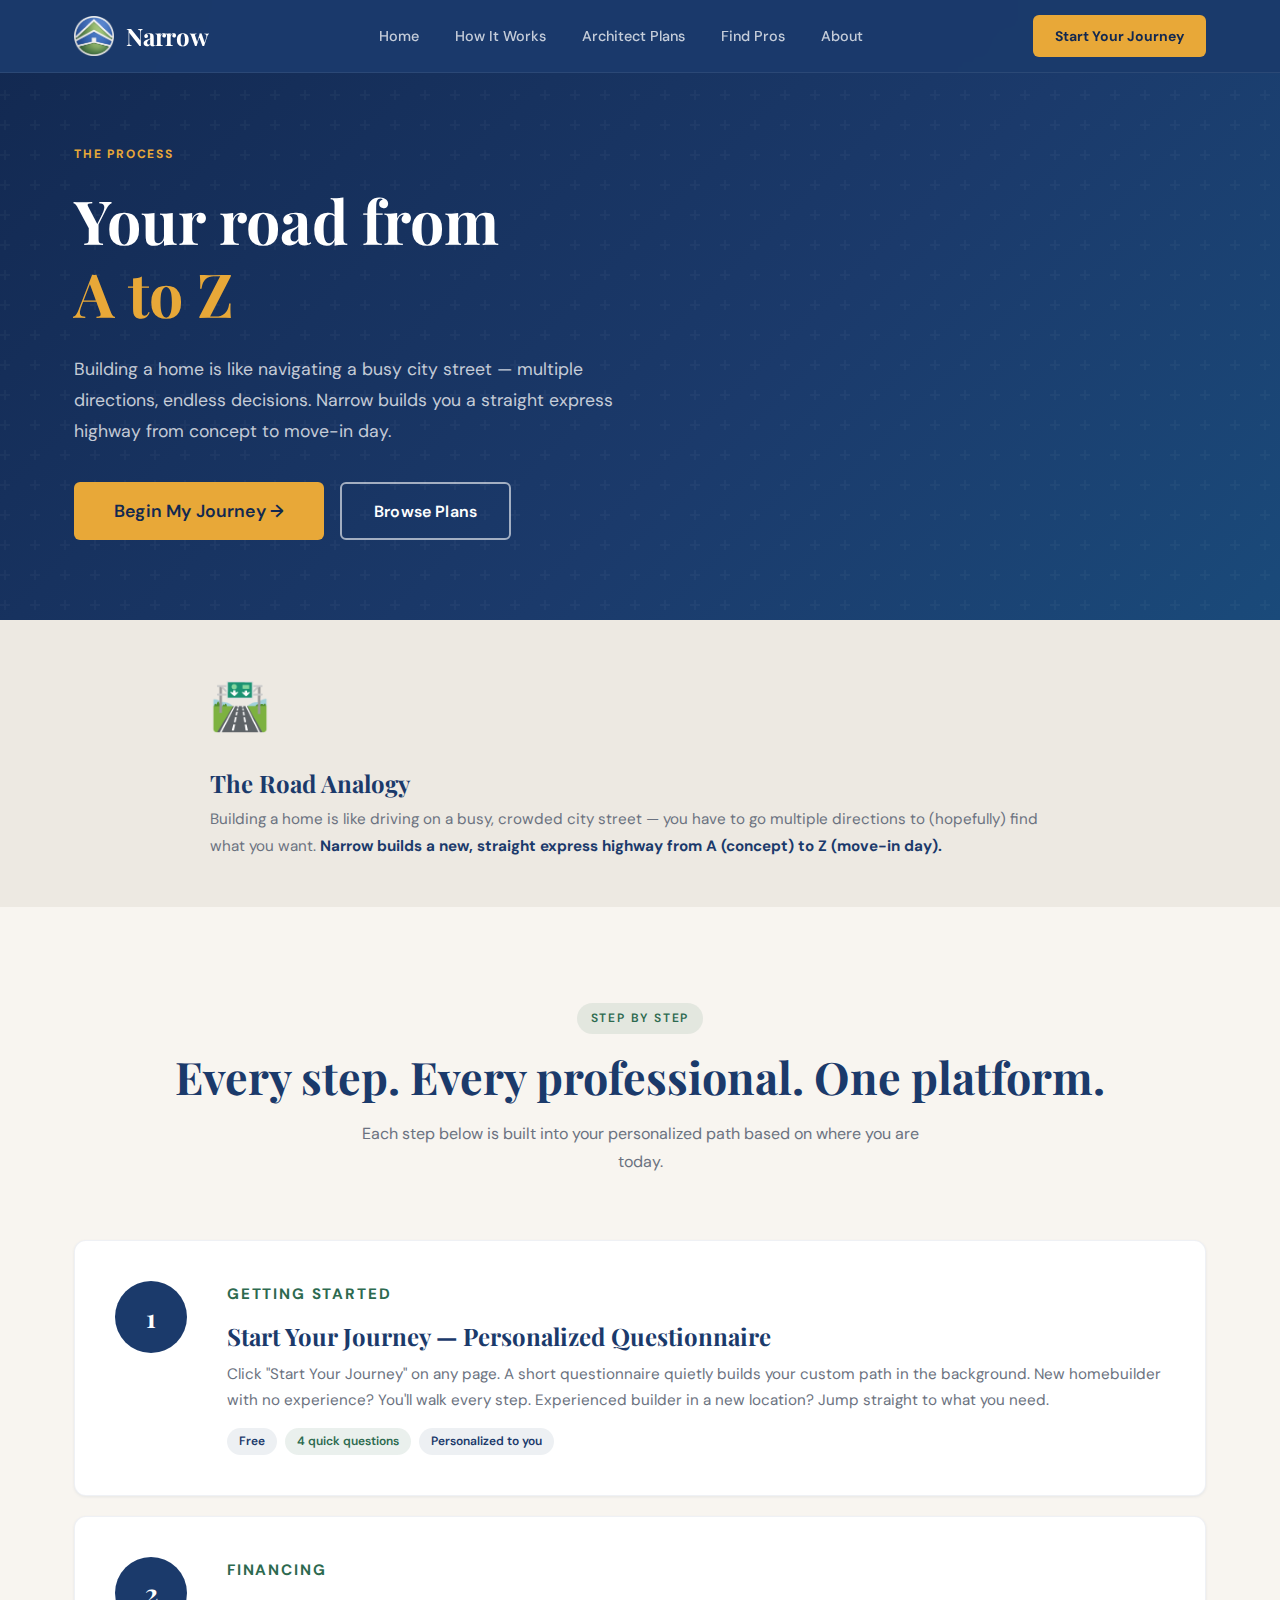
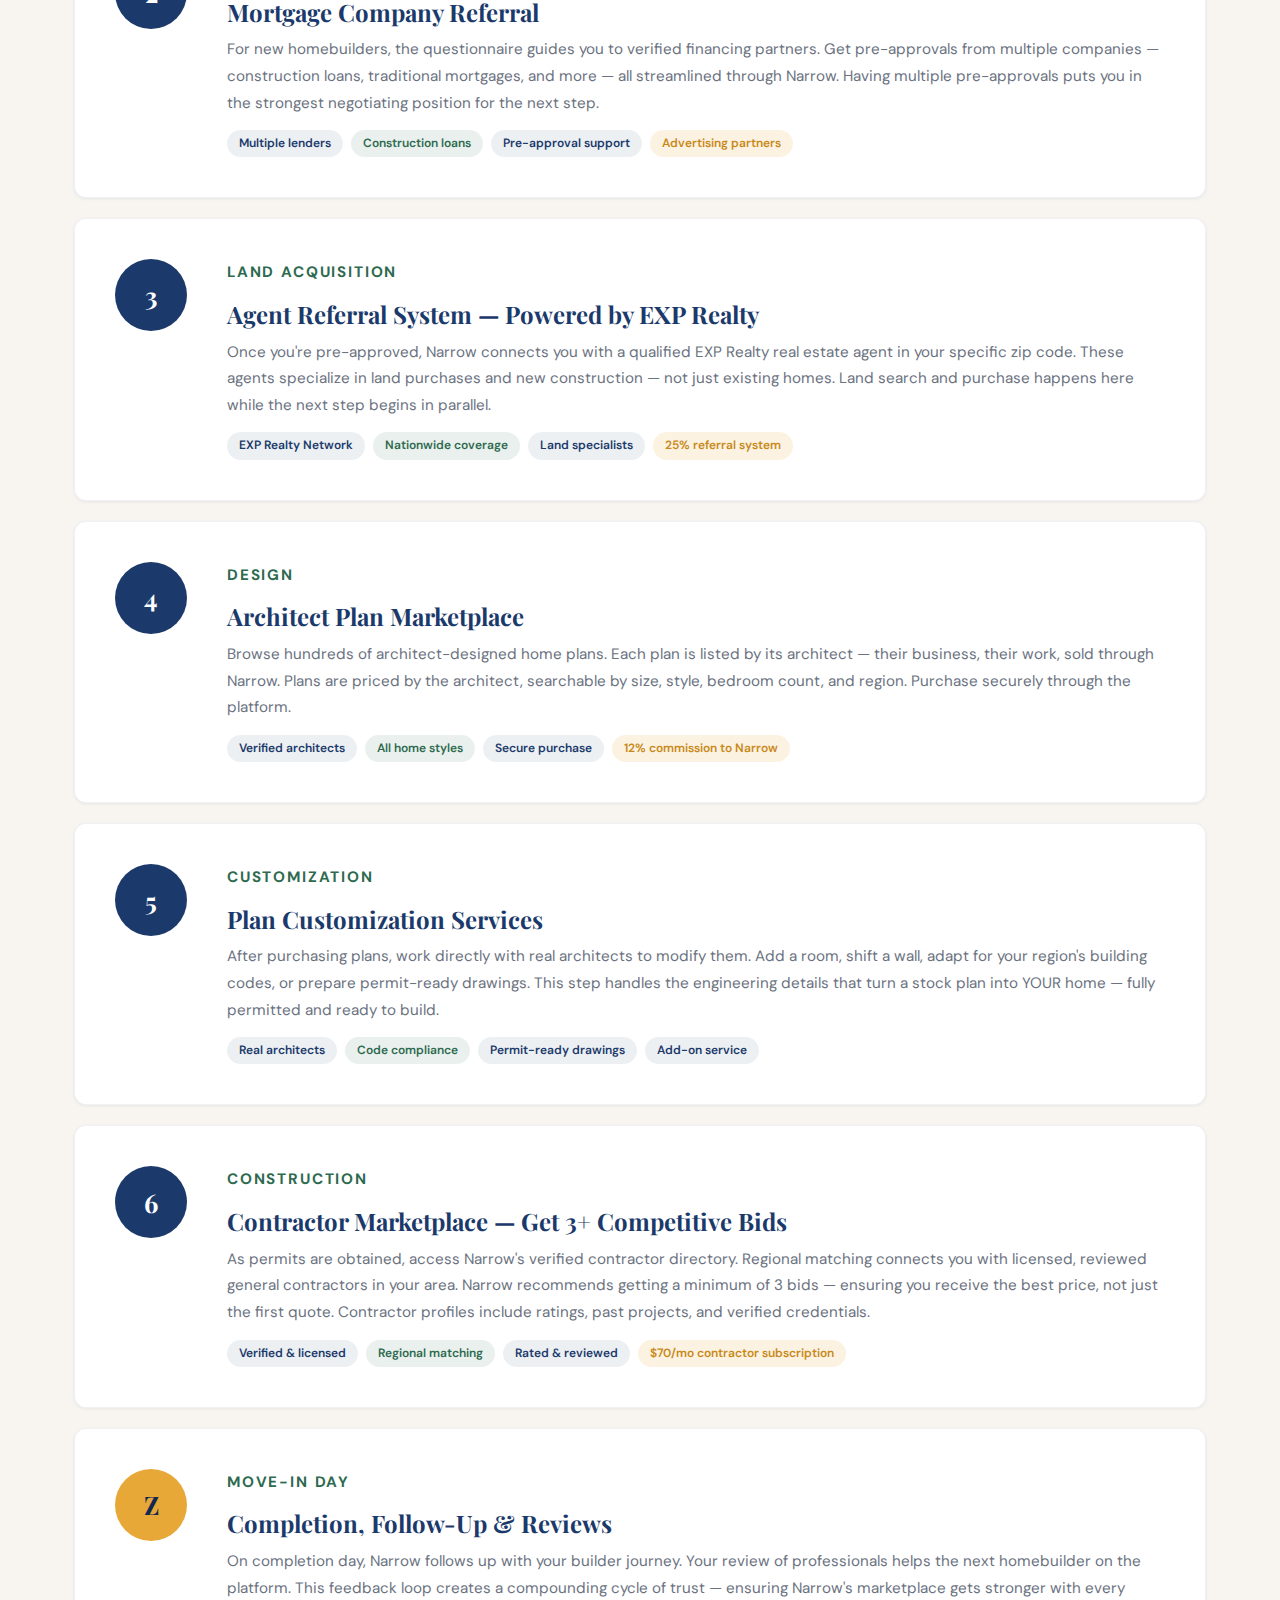
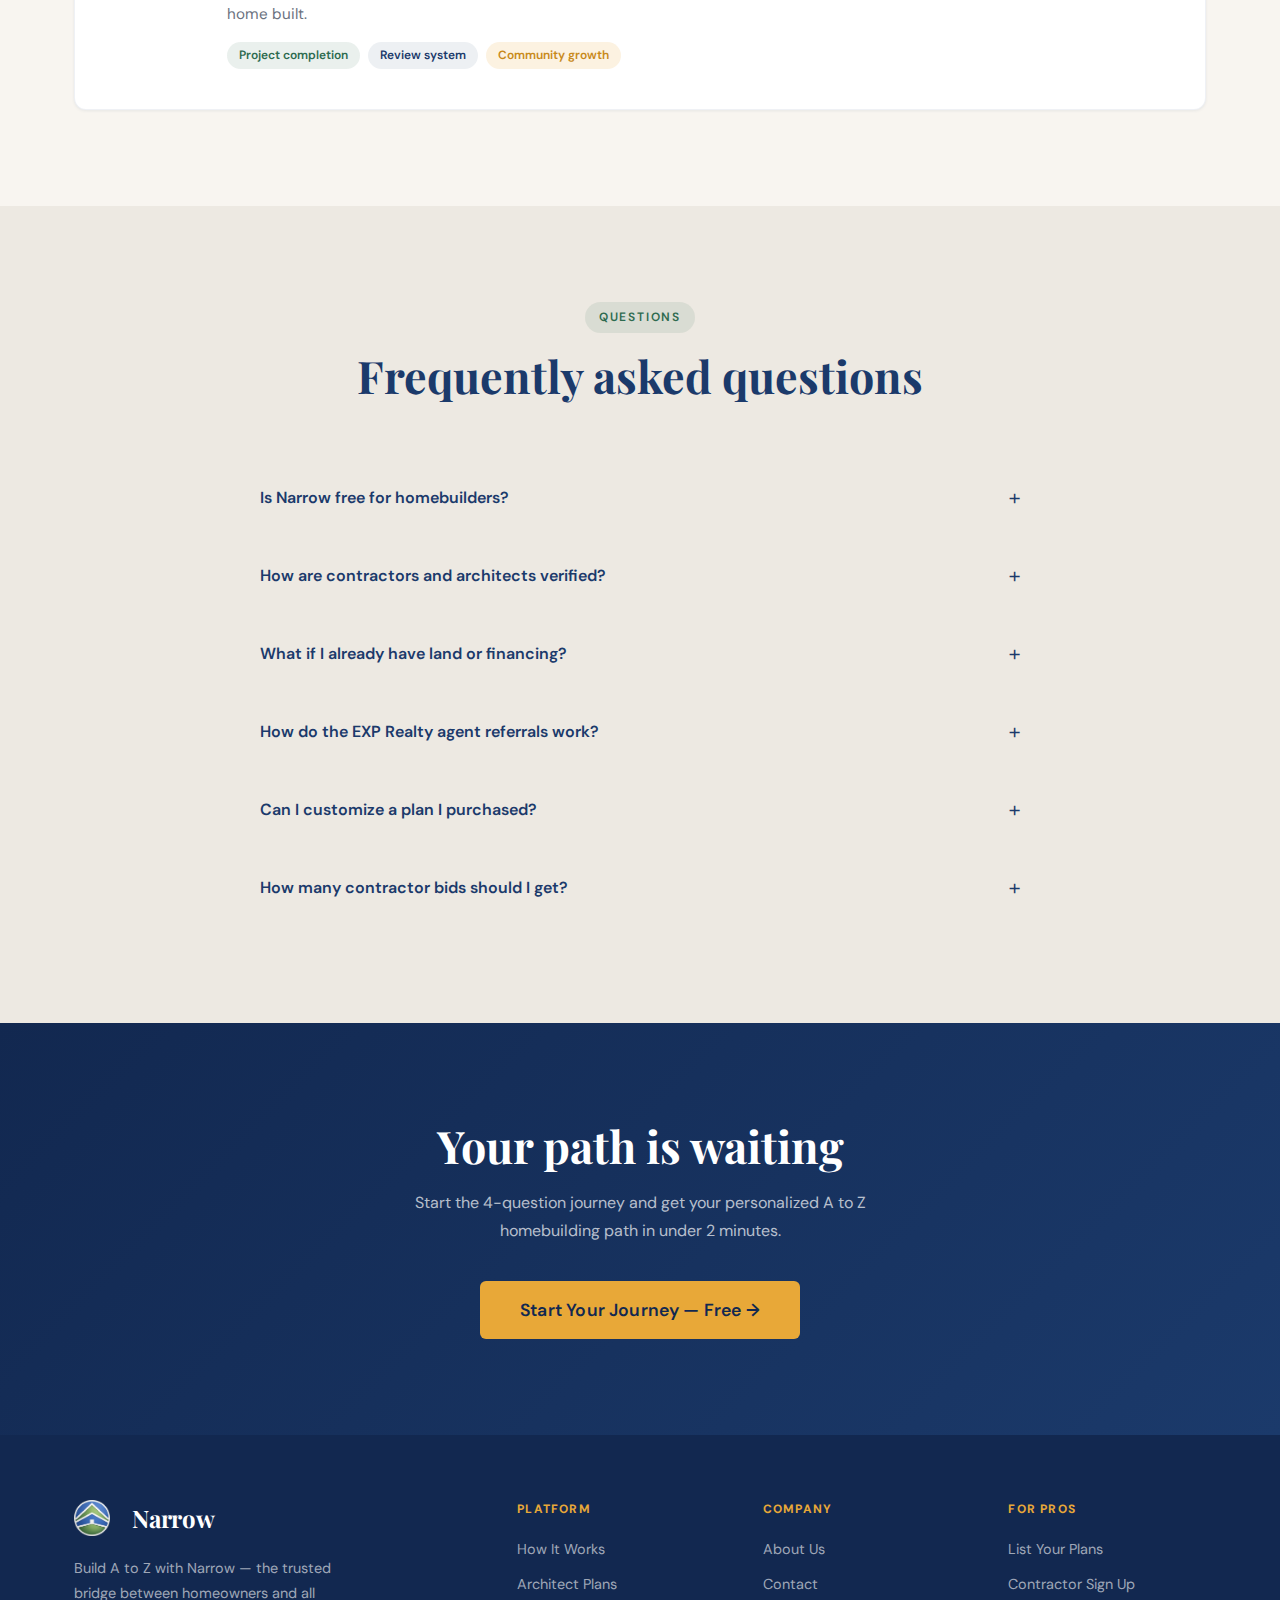
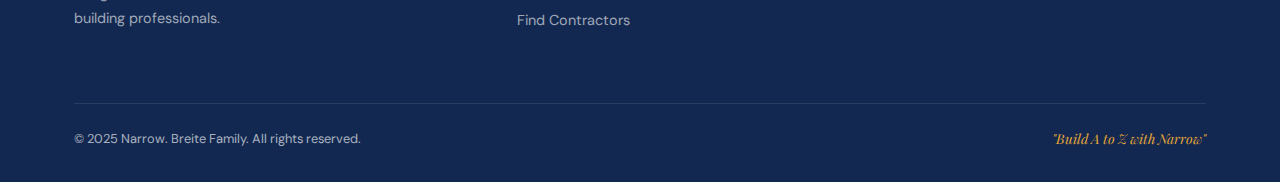
<file: how-it-works.html>
<!DOCTYPE html>
<html lang="en">
<head>
  <meta charset="UTF-8">
  <meta name="viewport" content="width=device-width, initial-scale=1.0">
  <title>How It Works — Narrow</title>
  <meta name="description" content="Discover the 7-step Narrow journey from financing and land to architect plans, permits, and contractor bids.">
  <link rel="stylesheet" href="styles.css">
  <style>
    .step-detail {
      display: grid;
      grid-template-columns: 80px 1fr;
      gap: 32px;
      align-items: flex-start;
      padding: 40px;
      background: var(--white);
      border-radius: var(--radius-md);
      box-shadow: var(--shadow-sm);
      border: 1px solid rgba(27,58,107,0.07);
      transition: transform var(--transition), box-shadow var(--transition);
    }
    .step-detail:hover {
      transform: translateX(6px);
      box-shadow: var(--shadow-md);
      border-color: var(--navy-light);
    }
    .step-detail__num {
      width: 72px;
      height: 72px;
      border-radius: 50%;
      background: var(--navy);
      color: white;
      display: flex;
      align-items: center;
      justify-content: center;
      font-family: var(--font-display);
      font-size: 1.6rem;
      font-weight: 700;
      flex-shrink: 0;
    }
    .step-detail__label {
      font-size: 0.7rem;
      font-weight: 700;
      letter-spacing: 0.12em;
      text-transform: uppercase;
      color: var(--green);
      margin-bottom: 6px;
    }
    .step-detail h3 { margin-bottom: 10px; }
    .step-detail p  { font-size: 0.95rem; margin-bottom: 14px; }
    .step-detail__tags { display: flex; gap: 8px; flex-wrap: wrap; }
    .tag {
      font-size: 0.75rem;
      font-weight: 600;
      padding: 4px 12px;
      border-radius: 99px;
      background: rgba(27,58,107,0.08);
      color: var(--navy);
    }
    .tag--green { background: rgba(45,106,79,0.1); color: var(--green); }
    .tag--amber { background: rgba(232,168,56,0.15); color: var(--amber-dark); }

    .faq-item {
      border-bottom: 1px solid var(--cream-dark);
      padding: 24px 0;
    }
    .faq-question {
      font-family: var(--font-body);
      font-weight: 600;
      color: var(--navy);
      font-size: 1rem;
      cursor: pointer;
      display: flex;
      justify-content: space-between;
      align-items: center;
      gap: 16px;
      background: none;
      border: none;
      width: 100%;
      text-align: left;
      padding: 0;
    }
    .faq-toggle {
      font-size: 1.4rem;
      color: var(--navy);
      flex-shrink: 0;
      transition: transform var(--transition);
      font-weight: 300;
    }
    .faq-answer {
      max-height: 0;
      overflow: hidden;
      transition: max-height 0.4s ease, padding 0.3s ease;
    }
    .faq-answer p {
      padding-top: 14px;
      font-size: 0.95rem;
    }
    .faq-item.open .faq-toggle { transform: rotate(45deg); }
    .faq-item.open .faq-answer { max-height: 300px; }
  </style>
</head>
<body>

<nav class="nav">
  <div class="nav__inner">
    <a href="index.html" class="nav__logo">
      <img src="Narrow Logo.png" alt="Narrow Logo" style="width:40px;height:40px;object-fit:contain">
      <span class="nav__logo-text">Narrow</span>
    </a>
    <ul class="nav__links">
      <li><a href="index.html" class="nav__link">Home</a></li>
      <li><a href="how-it-works.html" class="nav__link">How It Works</a></li>
      <li><a href="architects.html" class="nav__link">Architect Plans</a></li>
      <li><a href="professionals.html" class="nav__link">Find Pros</a></li>
      <li><a href="about.html" class="nav__link">About</a></li>
    </ul>
    <a href="index.html#start" class="nav__cta">Start Your Journey</a>
    <button class="nav__hamburger" aria-label="Menu"><span></span><span></span><span></span></button>
  </div>
</nav>

<!-- ── HERO ───────────────────────────────── -->
<section class="hero" style="padding:140px 0 80px">
  <div class="container hero__content">
    <span class="hero__eyebrow">The Process</span>
    <h1>Your road from<br><span style="color:var(--amber)">A to Z</span></h1>
    <p>Building a home is like navigating a busy city street — multiple directions, endless decisions. Narrow builds you a straight express highway from concept to move-in day.</p>
    <div class="hero__actions">
      <button class="btn btn-primary btn-lg" onclick="openQuestionnaire()">Begin My Journey →</button>
      <a href="architects.html" class="btn btn-secondary">Browse Plans</a>
    </div>
  </div>
</section>

<!-- ── THE ANALOGY ────────────────────────── -->
<section style="background:var(--cream-dark);padding:48px 0">
  <div class="container">
    <div style="display:flex;gap:24px;align-items:center;max-width:860px;margin:0 auto;flex-wrap:wrap">
      <div style="font-size:3rem">🛣️</div>
      <div>
        <h3 style="margin-bottom:8px;font-family:var(--font-display)">The Road Analogy</h3>
        <p style="font-size:0.95rem">Building a home is like driving on a busy, crowded city street — you have to go multiple directions to (hopefully) find what you want. <strong style="color:var(--navy)">Narrow builds a new, straight express highway from A (concept) to Z (move-in day).</strong></p>
      </div>
    </div>
  </div>
</section>

<!-- ── 7 STEPS DETAILED ────────────────────── -->
<section class="section">
  <div class="container">
    <div style="text-align:center;margin-bottom:64px" class="reveal">
      <span class="section-label">Step by Step</span>
      <h2>Every step. Every professional. One platform.</h2>
      <p style="max-width:560px;margin:16px auto 0">Each step below is built into your personalized path based on where you are today.</p>
    </div>

    <div style="display:grid;gap:20px">

      <div class="step-detail reveal">
        <div class="step-detail__num">1</div>
        <div>
          <p class="step-detail__label">Getting Started</p>
          <h3>Start Your Journey — Personalized Questionnaire</h3>
          <p>Click "Start Your Journey" on any page. A short questionnaire quietly builds your custom path in the background. New homebuilder with no experience? You'll walk every step. Experienced builder in a new location? Jump straight to what you need.</p>
          <div class="step-detail__tags">
            <span class="tag">Free</span>
            <span class="tag tag--green">4 quick questions</span>
            <span class="tag">Personalized to you</span>
          </div>
        </div>
      </div>

      <div class="step-detail reveal">
        <div class="step-detail__num">2</div>
        <div>
          <p class="step-detail__label">Financing</p>
          <h3>Mortgage Company Referral</h3>
          <p>For new homebuilders, the questionnaire guides you to verified financing partners. Get pre-approvals from multiple companies — construction loans, traditional mortgages, and more — all streamlined through Narrow. Having multiple pre-approvals puts you in the strongest negotiating position for the next step.</p>
          <div class="step-detail__tags">
            <span class="tag">Multiple lenders</span>
            <span class="tag tag--green">Construction loans</span>
            <span class="tag">Pre-approval support</span>
            <span class="tag tag--amber">Advertising partners</span>
          </div>
        </div>
      </div>

      <div class="step-detail reveal">
        <div class="step-detail__num">3</div>
        <div>
          <p class="step-detail__label">Land Acquisition</p>
          <h3>Agent Referral System — Powered by EXP Realty</h3>
          <p>Once you're pre-approved, Narrow connects you with a qualified EXP Realty real estate agent in your specific zip code. These agents specialize in land purchases and new construction — not just existing homes. Land search and purchase happens here while the next step begins in parallel.</p>
          <div class="step-detail__tags">
            <span class="tag">EXP Realty Network</span>
            <span class="tag tag--green">Nationwide coverage</span>
            <span class="tag">Land specialists</span>
            <span class="tag tag--amber">25% referral system</span>
          </div>
        </div>
      </div>

      <div class="step-detail reveal">
        <div class="step-detail__num">4</div>
        <div>
          <p class="step-detail__label">Design</p>
          <h3>Architect Plan Marketplace</h3>
          <p>Browse hundreds of architect-designed home plans. Each plan is listed by its architect — their business, their work, sold through Narrow. Plans are priced by the architect, searchable by size, style, bedroom count, and region. Purchase securely through the platform.</p>
          <div class="step-detail__tags">
            <span class="tag">Verified architects</span>
            <span class="tag tag--green">All home styles</span>
            <span class="tag">Secure purchase</span>
            <span class="tag tag--amber">12% commission to Narrow</span>
          </div>
        </div>
      </div>

      <div class="step-detail reveal">
        <div class="step-detail__num">5</div>
        <div>
          <p class="step-detail__label">Customization</p>
          <h3>Plan Customization Services</h3>
          <p>After purchasing plans, work directly with real architects to modify them. Add a room, shift a wall, adapt for your region's building codes, or prepare permit-ready drawings. This step handles the engineering details that turn a stock plan into YOUR home — fully permitted and ready to build.</p>
          <div class="step-detail__tags">
            <span class="tag">Real architects</span>
            <span class="tag tag--green">Code compliance</span>
            <span class="tag">Permit-ready drawings</span>
            <span class="tag">Add-on service</span>
          </div>
        </div>
      </div>

      <div class="step-detail reveal">
        <div class="step-detail__num">6</div>
        <div>
          <p class="step-detail__label">Construction</p>
          <h3>Contractor Marketplace — Get 3+ Competitive Bids</h3>
          <p>As permits are obtained, access Narrow's verified contractor directory. Regional matching connects you with licensed, reviewed general contractors in your area. Narrow recommends getting a minimum of 3 bids — ensuring you receive the best price, not just the first quote. Contractor profiles include ratings, past projects, and verified credentials.</p>
          <div class="step-detail__tags">
            <span class="tag">Verified & licensed</span>
            <span class="tag tag--green">Regional matching</span>
            <span class="tag">Rated & reviewed</span>
            <span class="tag tag--amber">$70/mo contractor subscription</span>
          </div>
        </div>
      </div>

      <div class="step-detail reveal">
        <div class="step-detail__num" style="background:var(--amber);color:var(--navy-dark)">Z</div>
        <div>
          <p class="step-detail__label">Move-In Day</p>
          <h3>Completion, Follow-Up & Reviews</h3>
          <p>On completion day, Narrow follows up with your builder journey. Your review of professionals helps the next homebuilder on the platform. This feedback loop creates a compounding cycle of trust — ensuring Narrow's marketplace gets stronger with every home built.</p>
          <div class="step-detail__tags">
            <span class="tag tag--green">Project completion</span>
            <span class="tag">Review system</span>
            <span class="tag tag--amber">Community growth</span>
          </div>
        </div>
      </div>

    </div>
  </div>
</section>

<!-- ── FAQ ───────────────────────────────── -->
<section class="section section--cream">
  <div class="container">
    <div style="max-width:760px;margin:0 auto">
      <div style="text-align:center;margin-bottom:56px" class="reveal">
        <span class="section-label">Questions</span>
        <h2>Frequently asked questions</h2>
      </div>

      <div class="faq-item reveal">
        <button class="faq-question" onclick="toggleFaq(this)">
          Is Narrow free for homebuilders?
          <span class="faq-toggle">+</span>
        </button>
        <div class="faq-answer">
          <p>Yes — completely free. Narrow earns revenue from the professionals on the platform (architects, contractors, mortgage partners), not from you. Your personalized path, questionnaire, agent connections, and contractor comparisons cost nothing.</p>
        </div>
      </div>

      <div class="faq-item reveal">
        <button class="faq-question" onclick="toggleFaq(this)">
          How are contractors and architects verified?
          <span class="faq-toggle">+</span>
        </button>
        <div class="faq-answer">
          <p>All professionals on the Narrow platform are vetted before they can appear in search results. Contractors must maintain an active subscription and be subject to the platform's review and rating system. Architects list under their own business identity — not anonymously — and their work and credentials are visible on their profile.</p>
        </div>
      </div>

      <div class="faq-item reveal">
        <button class="faq-question" onclick="toggleFaq(this)">
          What if I already have land or financing?
          <span class="faq-toggle">+</span>
        </button>
        <div class="faq-answer">
          <p>The questionnaire lets you skip the steps you've already completed. If you have land and financing, you jump straight to the architect plan marketplace. Narrow is built for both first-timers and experienced builders who want specific services without starting from zero.</p>
        </div>
      </div>

      <div class="faq-item reveal">
        <button class="faq-question" onclick="toggleFaq(this)">
          How do the EXP Realty agent referrals work?
          <span class="faq-toggle">+</span>
        </button>
        <div class="faq-answer">
          <p>When you're ready to find land, Narrow sends your information to EXP's database and matches you with an active, qualified agent in your zip code. EXP is a nationwide agency, meaning there's coverage across all 50 states. The agent then contacts you directly to begin the land search.</p>
        </div>
      </div>

      <div class="faq-item reveal">
        <button class="faq-question" onclick="toggleFaq(this)">
          Can I customize a plan I purchased?
          <span class="faq-toggle">+</span>
        </button>
        <div class="faq-answer">
          <p>Yes. After purchasing a plan from the marketplace, you can work with real architects through the platform's customization service. This includes layout modifications, code adaptation for your region, and permit-ready drawing preparation. Customization is an add-on service priced based on scope.</p>
        </div>
      </div>

      <div class="faq-item reveal">
        <button class="faq-question" onclick="toggleFaq(this)">
          How many contractor bids should I get?
          <span class="faq-toggle">+</span>
        </button>
        <div class="faq-answer">
          <p>Narrow strongly recommends a minimum of 3 contractor bids. This ensures competitive pricing and gives you meaningful options to compare. The platform's contractor directory is filtered by region and displays verified ratings, making it easy to shortlist and request multiple quotes at once.</p>
        </div>
      </div>

    </div>
  </div>
</section>

<!-- ── CTA ─────────────────────────────────── -->
<section style="background:linear-gradient(135deg,var(--navy-dark),var(--navy));padding:96px 0;text-align:center">
  <div class="container reveal">
    <h2 class="text-white">Your path is waiting</h2>
    <p style="color:rgba(255,255,255,0.7);margin:16px auto 36px;max-width:480px">Start the 4-question journey and get your personalized A to Z homebuilding path in under 2 minutes.</p>
    <button class="btn btn-primary btn-lg" onclick="openQuestionnaire()">Start Your Journey — Free →</button>
  </div>
</section>

<footer class="footer">
  <div class="container">
    <div class="footer__grid">
      <div class="footer__brand">
        <a href="index.html" class="nav__logo" style="display:inline-flex">
          <img src="Narrow Logo.png" alt="Narrow Logo" style="width:36px;height:36px;object-fit:contain">
          <span class="nav__logo-text" style="margin-left:10px">Narrow</span>
        </a>
        <p>Build A to Z with Narrow — the trusted bridge between homeowners and all building professionals.</p>
      </div>
      <div>
        <p class="footer__heading">Platform</p>
        <ul class="footer__links">
          <li><a href="how-it-works.html">How It Works</a></li>
          <li><a href="architects.html">Architect Plans</a></li>
          <li><a href="professionals.html">Find Contractors</a></li>
        </ul>
      </div>
      <div>
        <p class="footer__heading">Company</p>
        <ul class="footer__links">
          <li><a href="about.html">About Us</a></li>
          <li><a href="about.html#contact">Contact</a></li>
        </ul>
      </div>
      <div>
        <p class="footer__heading">For Pros</p>
        <ul class="footer__links">
          <li><a href="#">List Your Plans</a></li>
          <li><a href="#">Contractor Sign Up</a></li>
        </ul>
      </div>
    </div>
    <div class="footer__bottom">
      <span>© 2025 Narrow. Breite Family. All rights reserved.</span>
      <span class="footer__tagline">"Build A to Z with Narrow"</span>
    </div>
  </div>
</footer>

<script src="main.js"></script>
<script>
function toggleFaq(btn) {
  const item = btn.closest('.faq-item');
  const isOpen = item.classList.toggle('open');
}
</script>
</body>
</html>
</file>
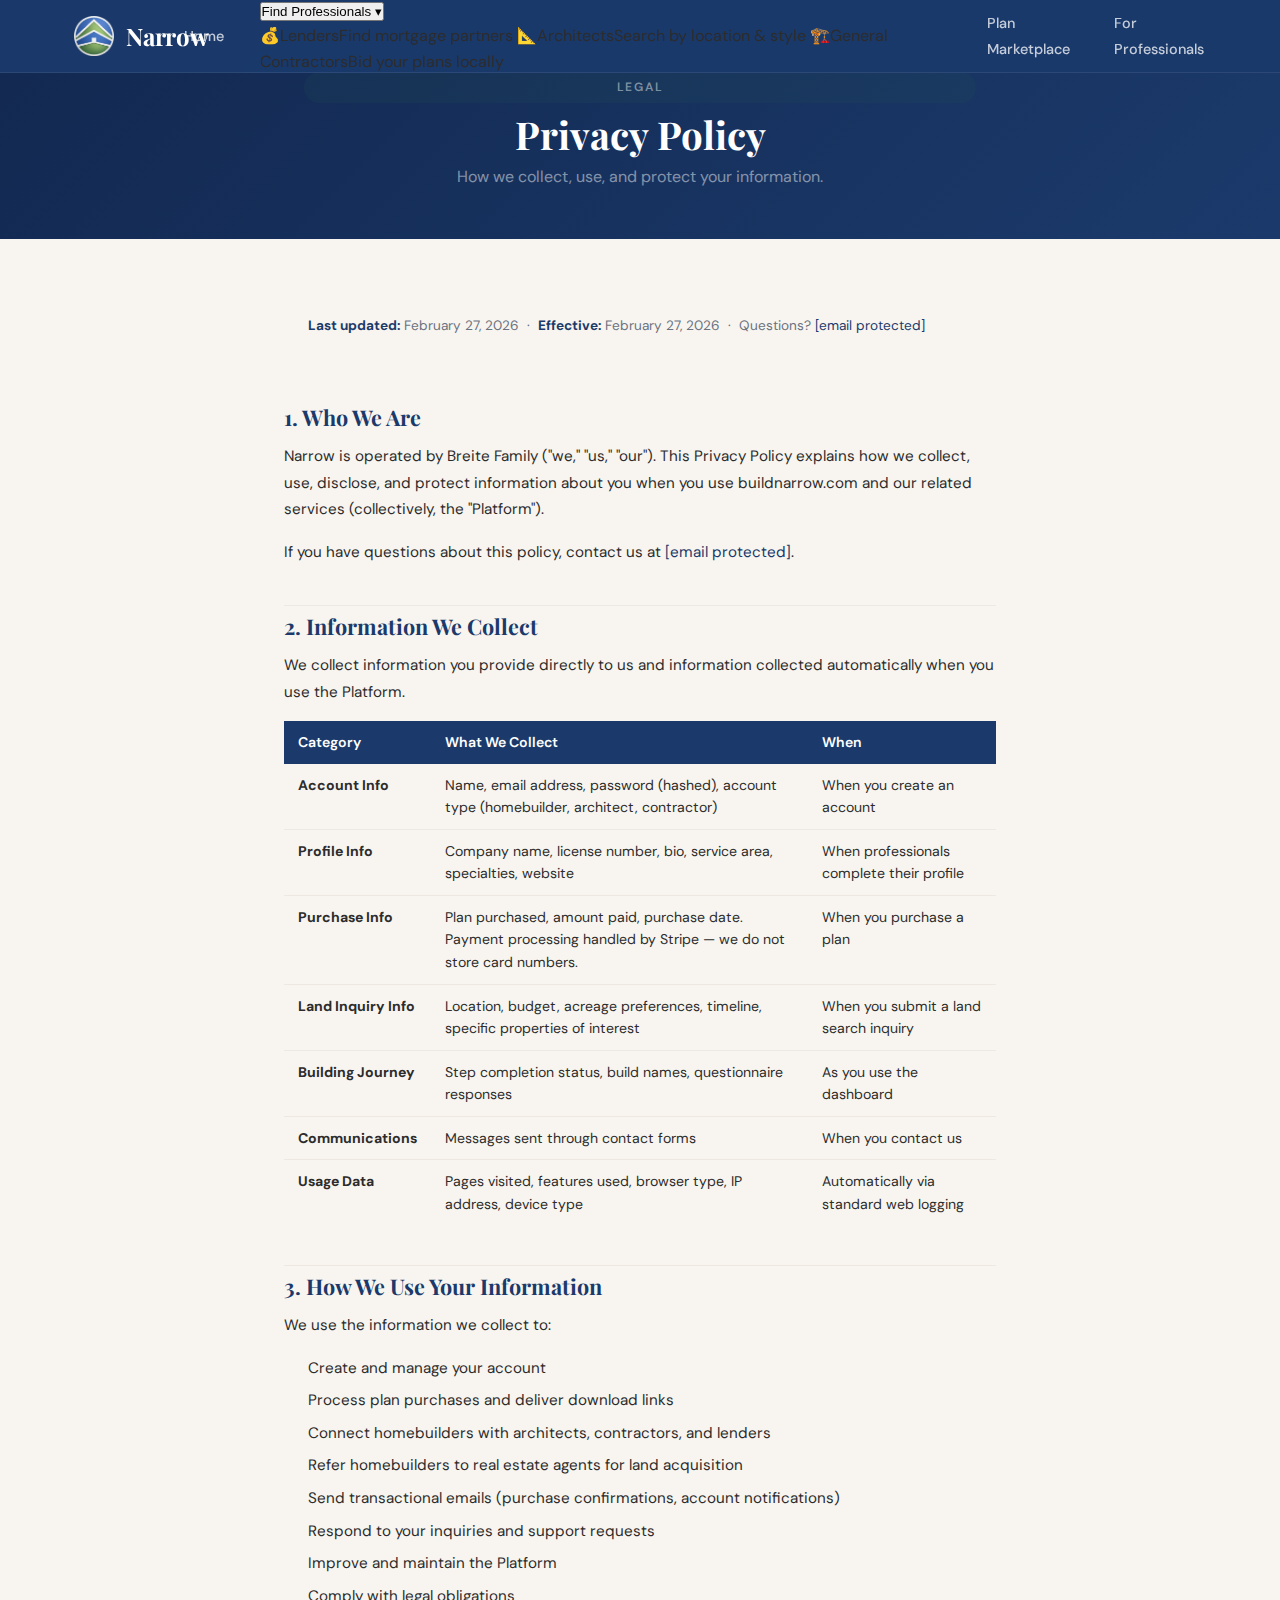
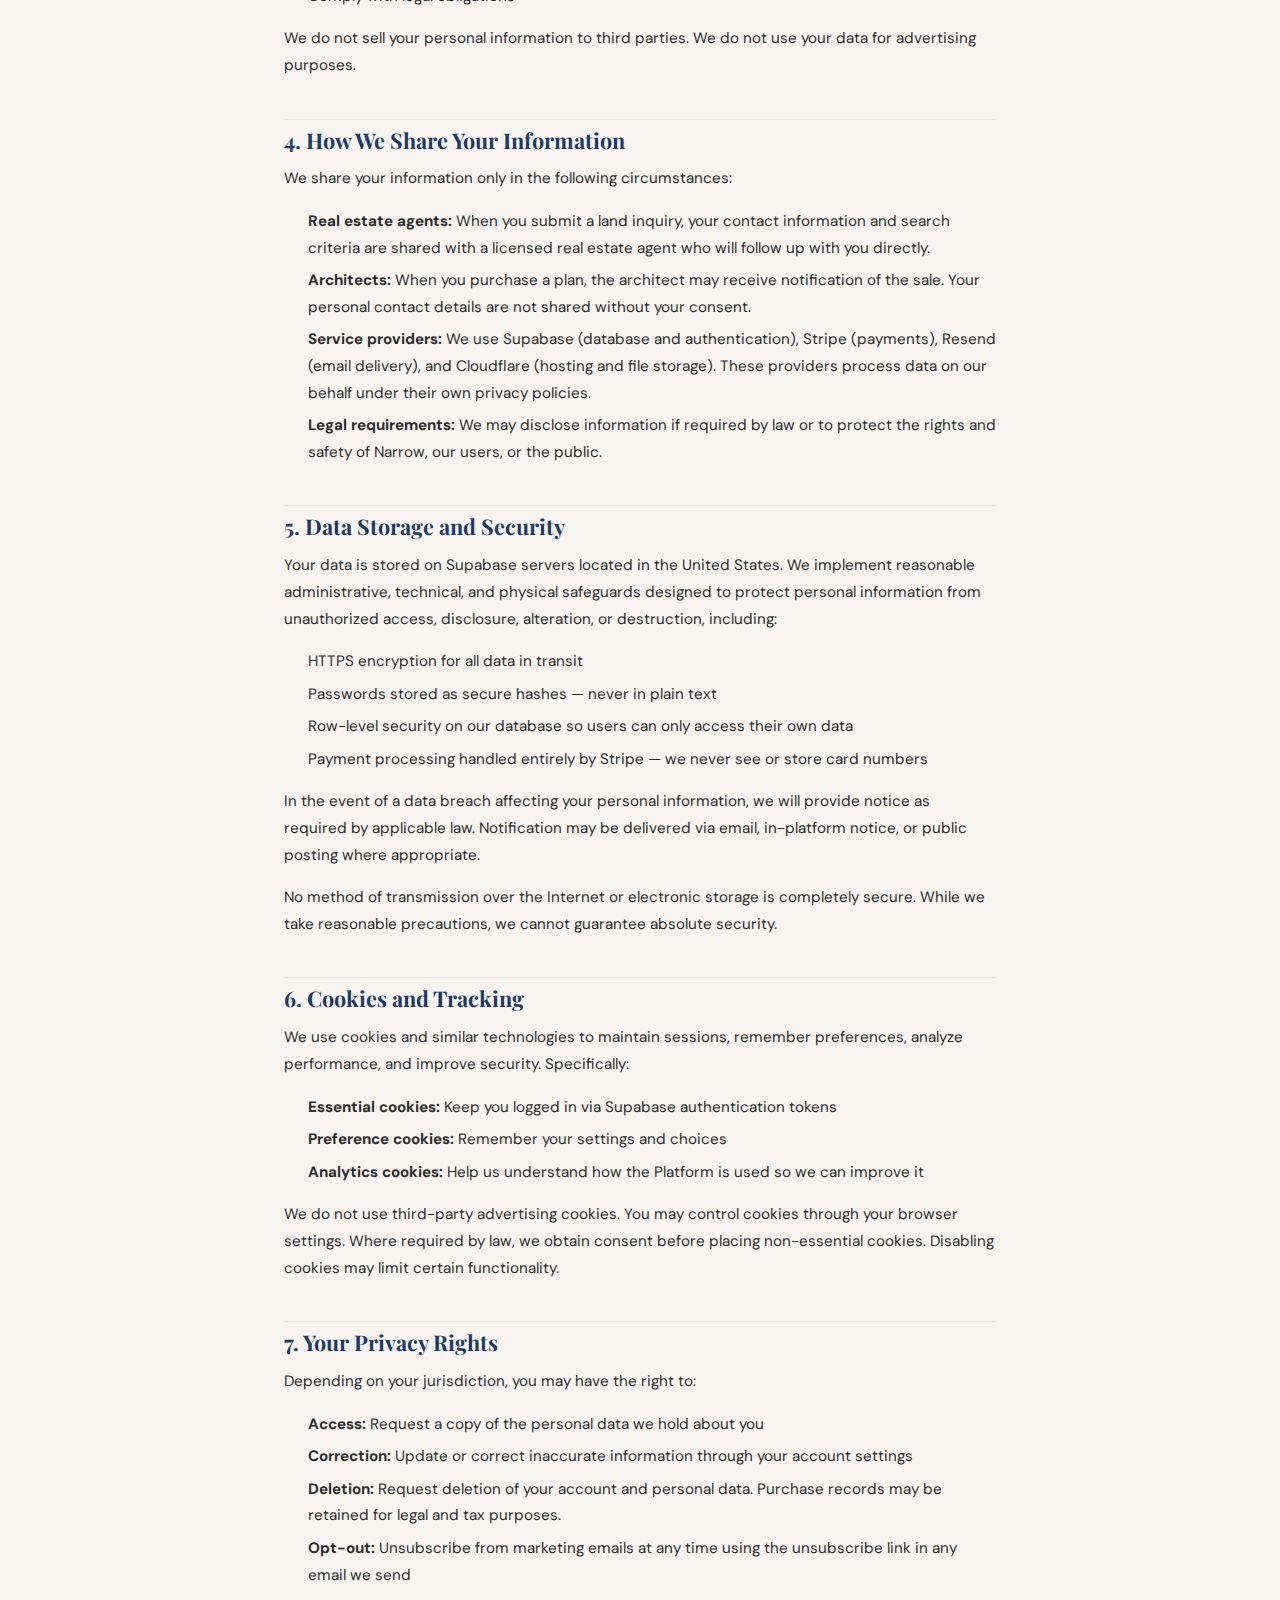
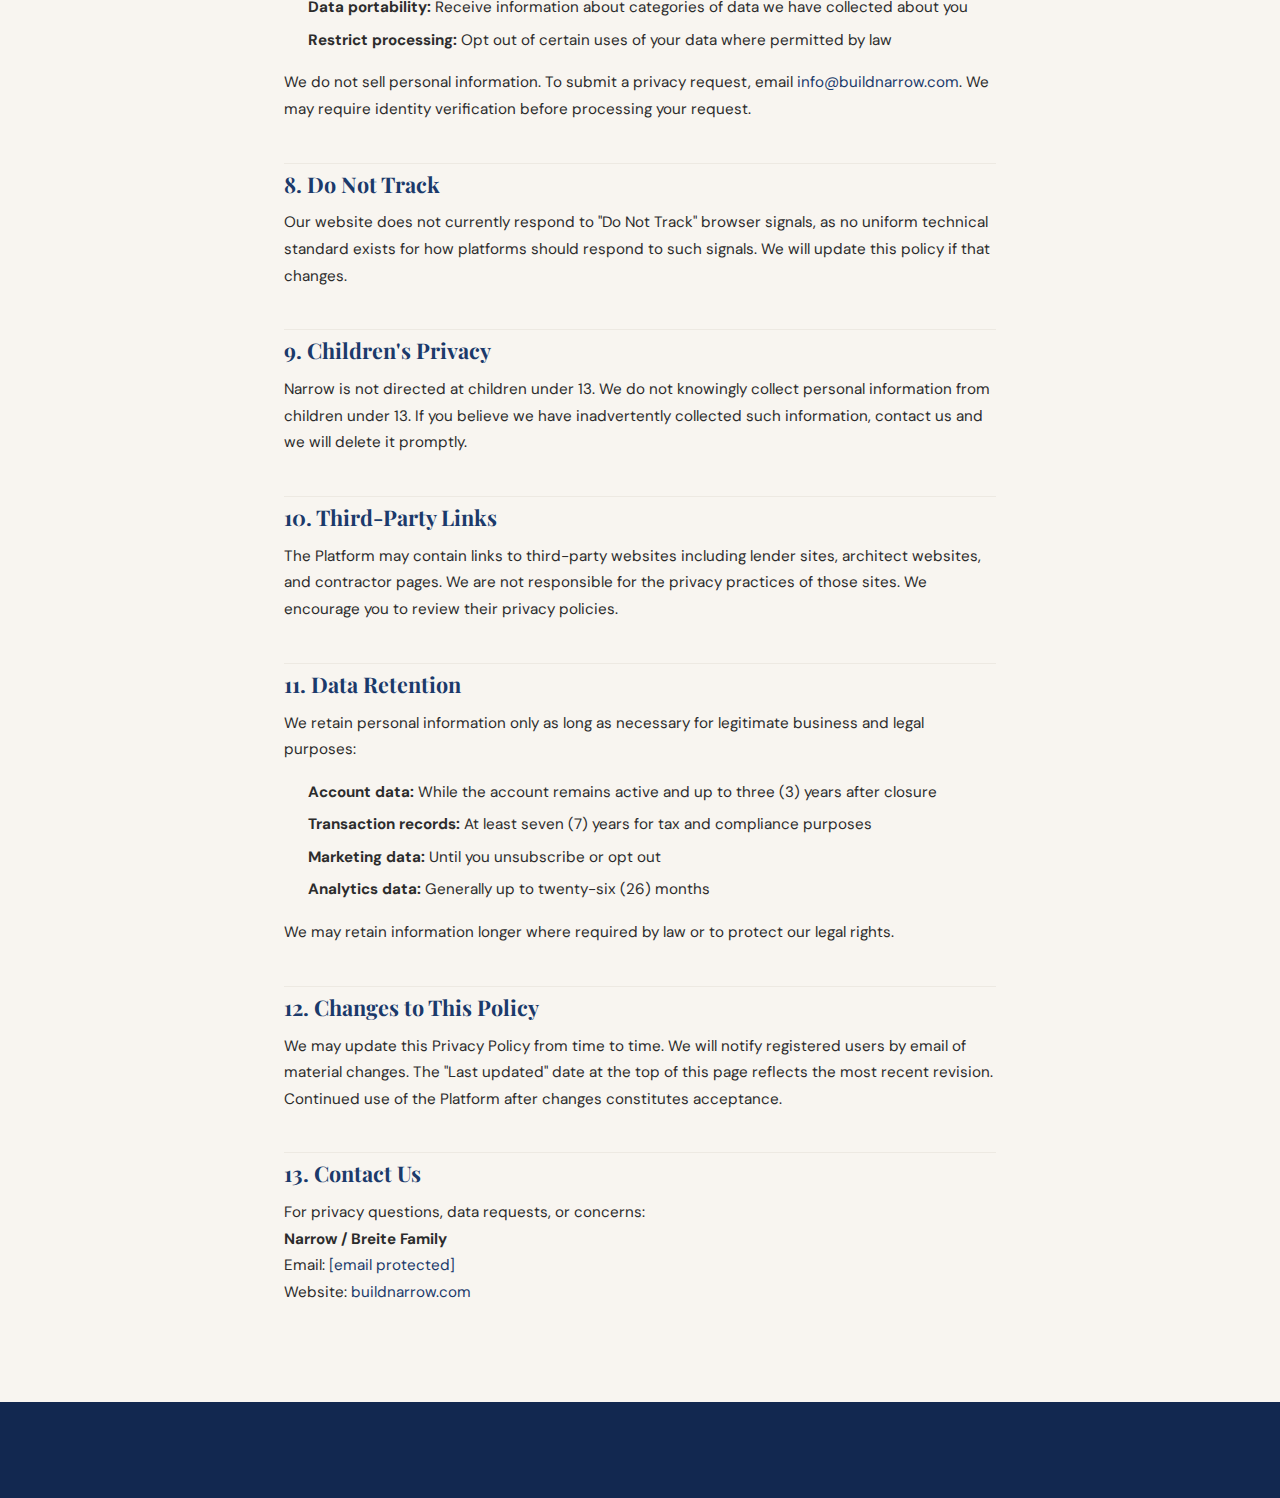
<file: privacy.html>
<!DOCTYPE html>
<html lang="en">
<head>
  <meta charset="UTF-8">
  <link rel="icon" type="image/x-icon" href="favicon.ico">
  <link rel="icon" type="image/png" sizes="32x32" href="favicon-32x32.png">
  <link rel="icon" type="image/png" sizes="16x16" href="favicon-16x16.png">
  <link rel="apple-touch-icon" sizes="180x180" href="apple-touch-icon.png">
  <link rel="manifest" href="site.webmanifest">
  <meta name="viewport" content="width=device-width, initial-scale=1.0">
  <title>Privacy Policy — Narrow</title>
  <meta name="description" content="Privacy Policy for Narrow — how we collect, use, and protect your information.">
  <link rel="stylesheet" href="styles.css">
  <style>
    .legal-body {
      max-width: 760px;
      margin: 0 auto;
      padding: 56px 24px 80px;
    }
    .legal-body h2 {
      font-family: var(--font-display);
      color: var(--navy);
      font-size: 1.35rem;
      margin: 40px 0 12px;
      padding-top: 8px;
      border-top: 1px solid var(--cream-dark);
    }
    .legal-body h2:first-of-type { border-top: none; margin-top: 0; }
    .legal-body p {
      color: var(--charcoal);
      line-height: 1.75;
      margin-bottom: 16px;
      font-size: 0.95rem;
    }
    .legal-body ul {
      margin: 0 0 16px 24px;
      color: var(--charcoal);
      line-height: 1.75;
      font-size: 0.95rem;
    }
    .legal-body ul li { margin-bottom: 6px; }
    .legal-meta {
      background: var(--cream);
      border-radius: var(--radius-md);
      padding: 20px 24px;
      margin-bottom: 40px;
      font-size: 0.85rem;
      color: var(--gray);
    }
    .legal-meta strong { color: var(--navy); }
    .data-table {
      width: 100%;
      border-collapse: collapse;
      margin-bottom: 24px;
      font-size: 0.88rem;
    }
    .data-table th {
      background: var(--navy);
      color: white;
      padding: 10px 14px;
      text-align: left;
      font-weight: 600;
    }
    .data-table td {
      padding: 10px 14px;
      border-bottom: 1px solid var(--cream-dark);
      color: var(--charcoal);
      vertical-align: top;
    }
    .data-table tr:last-child td { border-bottom: none; }
    .data-table tr:nth-child(even) td { background: var(--cream); }
  </style>
</head>
<body>

<nav class="nav">
  <div class="nav__inner">
    <a href="index.html" class="nav__logo">
      <img src="Narrow Logo.png" alt="Narrow Logo" style="width:40px;height:40px;object-fit:contain">
      <span class="nav__logo-text">Narrow</span>
    </a>
    <ul class="nav__links" id="nav-links">
      <li><a href="index.html" class="nav__link">Home</a></li>
      <li>
        <div class="nav__find-wrap">
          <button class="nav__find-btn" onclick="toggleFindPros(event)">Find Professionals <span class="nav__find-chevron">▾</span></button>
          <div class="nav__find-dropdown">
            <a href="lenders.html"><span class="nav__find-dropdown__icon">💰</span><span class="nav__find-dropdown__text"><span class="nav__find-dropdown__label">Lenders</span><span class="nav__find-dropdown__desc">Find mortgage partners</span></span></a>
            <a href="find-architect.html"><span class="nav__find-dropdown__icon">📐</span><span class="nav__find-dropdown__text"><span class="nav__find-dropdown__label">Architects</span><span class="nav__find-dropdown__desc">Search by location &amp; style</span></span></a>
            <a href="contractors.html"><span class="nav__find-dropdown__icon">🏗️</span><span class="nav__find-dropdown__text"><span class="nav__find-dropdown__label">General Contractors</span><span class="nav__find-dropdown__desc">Bid your plans locally</span></span></a>
          </div>
        </div>
      </li>
      <li><a href="marketplace.html" class="nav__link">Plan Marketplace</a></li>
      <li><a href="professionals.html" class="nav__link">For Professionals</a></li>
    </ul>
    <div id="nav-auth" class="nav__auth"></div>
    <button class="nav__hamburger" aria-label="Menu"><span></span><span></span><span></span></button>
  </div>
</nav>
<div id="mobileMenu" class="nav__mobile-menu"></div>

<!-- Hero -->
<section class="dashboard-hero" style="padding:72px 0 48px;text-align:center">
  <div class="container" style="max-width:720px">
    <span class="section-label" style="color:rgba(255,255,255,0.45);margin-bottom:8px;display:block">Legal</span>
    <h1>Privacy Policy</h1>
    <p style="opacity:0.8">How we collect, use, and protect your information.</p>
  </div>
</section>

<div class="legal-body">

  <div class="legal-meta">
    <strong>Last updated:</strong> February 27, 2026 &nbsp;·&nbsp;
    <strong>Effective:</strong> February 27, 2026 &nbsp;·&nbsp;
    Questions? <a href="/cdn-cgi/l/email-protection#b8d1d6ded7f8dacdd1d4dcd6d9cacad7cf96dbd7d5" style="color:var(--navy)"><span class="__cf_email__" data-cfemail="442d2a222b0426312d28202a2536362b336a272b29">[email&#160;protected]</span></a>
  </div>

  <h2>1. Who We Are</h2>
  <p>Narrow is operated by Breite Family ("we," "us," "our"). This Privacy Policy explains how we collect, use, disclose, and protect information about you when you use buildnarrow.com and our related services (collectively, the "Platform").</p>
  <p>If you have questions about this policy, contact us at <a href="/cdn-cgi/l/email-protection#6a03040c052a081f03060e040b1818051d44090507" style="color:var(--navy)"><span class="__cf_email__" data-cfemail="b6dfd8d0d9f6d4c3dfdad2d8d7c4c4d9c198d5d9db">[email&#160;protected]</span></a>.</p>

  <h2>2. Information We Collect</h2>
  <p>We collect information you provide directly to us and information collected automatically when you use the Platform.</p>

  <table class="data-table">
    <thead>
      <tr>
        <th>Category</th>
        <th>What We Collect</th>
        <th>When</th>
      </tr>
    </thead>
    <tbody>
      <tr>
        <td><strong>Account Info</strong></td>
        <td>Name, email address, password (hashed), account type (homebuilder, architect, contractor)</td>
        <td>When you create an account</td>
      </tr>
      <tr>
        <td><strong>Profile Info</strong></td>
        <td>Company name, license number, bio, service area, specialties, website</td>
        <td>When professionals complete their profile</td>
      </tr>
      <tr>
        <td><strong>Purchase Info</strong></td>
        <td>Plan purchased, amount paid, purchase date. Payment processing handled by Stripe — we do not store card numbers.</td>
        <td>When you purchase a plan</td>
      </tr>
      <tr>
        <td><strong>Land Inquiry Info</strong></td>
        <td>Location, budget, acreage preferences, timeline, specific properties of interest</td>
        <td>When you submit a land search inquiry</td>
      </tr>
      <tr>
        <td><strong>Building Journey</strong></td>
        <td>Step completion status, build names, questionnaire responses</td>
        <td>As you use the dashboard</td>
      </tr>
      <tr>
        <td><strong>Communications</strong></td>
        <td>Messages sent through contact forms</td>
        <td>When you contact us</td>
      </tr>
      <tr>
        <td><strong>Usage Data</strong></td>
        <td>Pages visited, features used, browser type, IP address, device type</td>
        <td>Automatically via standard web logging</td>
      </tr>
    </tbody>
  </table>

  <h2>3. How We Use Your Information</h2>
  <p>We use the information we collect to:</p>
  <ul>
    <li>Create and manage your account</li>
    <li>Process plan purchases and deliver download links</li>
    <li>Connect homebuilders with architects, contractors, and lenders</li>
    <li>Refer homebuilders to real estate agents for land acquisition</li>
    <li>Send transactional emails (purchase confirmations, account notifications)</li>
    <li>Respond to your inquiries and support requests</li>
    <li>Improve and maintain the Platform</li>
    <li>Comply with legal obligations</li>
  </ul>
  <p>We do not sell your personal information to third parties. We do not use your data for advertising purposes.</p>

  <h2>4. How We Share Your Information</h2>
  <p>We share your information only in the following circumstances:</p>
  <ul>
    <li><strong>Real estate agents:</strong> When you submit a land inquiry, your contact information and search criteria are shared with a licensed real estate agent who will follow up with you directly.</li>
    <li><strong>Architects:</strong> When you purchase a plan, the architect may receive notification of the sale. Your personal contact details are not shared without your consent.</li>
    <li><strong>Service providers:</strong> We use Supabase (database and authentication), Stripe (payments), Resend (email delivery), and Cloudflare (hosting and file storage). These providers process data on our behalf under their own privacy policies.</li>
    <li><strong>Legal requirements:</strong> We may disclose information if required by law or to protect the rights and safety of Narrow, our users, or the public.</li>
  </ul>

  <h2>5. Data Storage and Security</h2>
  <p>Your data is stored on Supabase servers located in the United States. We implement reasonable administrative, technical, and physical safeguards designed to protect personal information from unauthorized access, disclosure, alteration, or destruction, including:</p>
  <ul>
    <li>HTTPS encryption for all data in transit</li>
    <li>Passwords stored as secure hashes — never in plain text</li>
    <li>Row-level security on our database so users can only access their own data</li>
    <li>Payment processing handled entirely by Stripe — we never see or store card numbers</li>
  </ul>
  <p>In the event of a data breach affecting your personal information, we will provide notice as required by applicable law. Notification may be delivered via email, in-platform notice, or public posting where appropriate.</p>
  <p>No method of transmission over the Internet or electronic storage is completely secure. While we take reasonable precautions, we cannot guarantee absolute security.</p>

  <h2>6. Cookies and Tracking</h2>
  <p>We use cookies and similar technologies to maintain sessions, remember preferences, analyze performance, and improve security. Specifically:</p>
  <ul>
    <li><strong>Essential cookies:</strong> Keep you logged in via Supabase authentication tokens</li>
    <li><strong>Preference cookies:</strong> Remember your settings and choices</li>
    <li><strong>Analytics cookies:</strong> Help us understand how the Platform is used so we can improve it</li>
  </ul>
  <p>We do not use third-party advertising cookies. You may control cookies through your browser settings. Where required by law, we obtain consent before placing non-essential cookies. Disabling cookies may limit certain functionality.</p>

    <h2>7. Your Privacy Rights</h2>
  <p>Depending on your jurisdiction, you may have the right to:</p>
  <ul>
    <li><strong>Access:</strong> Request a copy of the personal data we hold about you</li>
    <li><strong>Correction:</strong> Update or correct inaccurate information through your account settings</li>
    <li><strong>Deletion:</strong> Request deletion of your account and personal data. Purchase records may be retained for legal and tax purposes.</li>
    <li><strong>Opt-out:</strong> Unsubscribe from marketing emails at any time using the unsubscribe link in any email we send</li>
    <li><strong>Data portability:</strong> Receive information about categories of data we have collected about you</li>
    <li><strong>Restrict processing:</strong> Opt out of certain uses of your data where permitted by law</li>
  </ul>
  <p>We do not sell personal information. To submit a privacy request, email <a href="mailto:info@buildnarrow.com" style="color:var(--navy)">info@buildnarrow.com</a>. We may require identity verification before processing your request.</p>

  <h2>8. Do Not Track</h2>
  <p>Our website does not currently respond to "Do Not Track" browser signals, as no uniform technical standard exists for how platforms should respond to such signals. We will update this policy if that changes.</p>

  <h2>9. Children's Privacy</h2>
  <p>Narrow is not directed at children under 13. We do not knowingly collect personal information from children under 13. If you believe we have inadvertently collected such information, contact us and we will delete it promptly.</p>

  <h2>10. Third-Party Links</h2>
  <p>The Platform may contain links to third-party websites including lender sites, architect websites, and contractor pages. We are not responsible for the privacy practices of those sites. We encourage you to review their privacy policies.</p>

  <h2>11. Data Retention</h2>
  <p>We retain personal information only as long as necessary for legitimate business and legal purposes:</p>
  <ul>
    <li><strong>Account data:</strong> While the account remains active and up to three (3) years after closure</li>
    <li><strong>Transaction records:</strong> At least seven (7) years for tax and compliance purposes</li>
    <li><strong>Marketing data:</strong> Until you unsubscribe or opt out</li>
    <li><strong>Analytics data:</strong> Generally up to twenty-six (26) months</li>
  </ul>
  <p>We may retain information longer where required by law or to protect our legal rights.</p>

  <h2>12. Changes to This Policy</h2>
  <p>We may update this Privacy Policy from time to time. We will notify registered users by email of material changes. The "Last updated" date at the top of this page reflects the most recent revision. Continued use of the Platform after changes constitutes acceptance.</p>

  <h2>13. Contact Us</h2>
  <p>For privacy questions, data requests, or concerns:<br>
  <strong>Narrow / Breite Family</strong><br>
  Email: <a href="/cdn-cgi/l/email-protection#eb82858d84ab899e82878f858a9999849cc5888486" style="color:var(--navy)"><span class="__cf_email__" data-cfemail="7c15121a133c1e09151018121d0e0e130b521f1311">[email&#160;protected]</span></a><br>
  Website: <a href="https://buildnarrow.com" style="color:var(--navy)">buildnarrow.com</a></p>

</div>

<footer class="footer">
  <div class="container">
    <div class="footer__bottom"
</file>
<file: styles.css>
/* =============================================
   NARROW — Build A to Z
   Navy Blue   = trust, stability, professionalism
   Slate Green = growth, prosperity, safety
   Warm Off-White = premium neutral, wide appeal
   Charcoal    = authority, readability
   Amber       = warm CTA energy
============================================= */

@import url('https://fonts.googleapis.com/css2?family=Playfair+Display:wght@400;600;700&family=DM+Sans:wght@300;400;500;600&display=swap');

:root {
  --navy:       #1B3A6B;
  --navy-dark:  #122850;
  --navy-light: #2A5298;
  --green:      #2D6A4F;
  --green-light:#40916C;
  --amber:      #E8A838;
  --amber-dark: #C8891A;
  --cream:      #F8F5F0;
  --cream-dark: #EDE9E2;
  --charcoal:   #2C2C2C;
  --gray:       #6B7280;
  --gray-light: #D1D5DB;
  --white:      #FFFFFF;

  --font-display: 'Playfair Display', Georgia, serif;
  --font-body:    'DM Sans', sans-serif;

  --shadow-sm: 0 1px 3px rgba(27,58,107,0.08);
  --shadow-md: 0 4px 16px rgba(27,58,107,0.12);
  --shadow-lg: 0 12px 40px rgba(27,58,107,0.18);

  --radius-sm: 6px;
  --radius-md: 12px;
  --radius-lg: 20px;

  --transition: 0.25s cubic-bezier(0.4, 0, 0.2, 1);
}

/* ─── RESET & BASE ─────────────────────────── */
*, *::before, *::after { box-sizing: border-box; margin: 0; padding: 0; }

html { scroll-behavior: smooth; font-size: 16px; }

body {
  font-family: var(--font-body);
  background: var(--cream);
  color: var(--charcoal);
  line-height: 1.6;
  overflow-x: hidden;
}

img { max-width: 100%; display: block; }
a { text-decoration: none; color: inherit; }
ul { list-style: none; }

/* ─── TYPOGRAPHY ───────────────────────────── */
h1, h2, h3, h4 {
  font-family: var(--font-display);
  line-height: 1.2;
  color: var(--navy);
}

h1 { font-size: clamp(2.2rem, 5vw, 3.8rem); }
h2 { font-size: clamp(1.8rem, 3.5vw, 2.8rem); }
h3 { font-size: clamp(1.2rem, 2vw, 1.5rem); }

p { color: var(--gray); line-height: 1.75; }

.text-white  { color: var(--white) !important; }
.text-navy   { color: var(--navy) !important; }
.text-amber  { color: var(--amber) !important; }
.text-green  { color: var(--green) !important; }
.text-center { text-align: center; }

/* ─── LAYOUT UTILITIES ─────────────────────── */
.container {
  max-width: 1180px;
  margin: 0 auto;
  padding: 0 24px;
}

.section {
  padding: 96px 0;
}

.section--alt {
  background: var(--navy);
}

.section--cream {
  background: var(--cream-dark);
}

.grid-2 {
  display: grid;
  grid-template-columns: 1fr 1fr;
  gap: 48px;
  align-items: center;
}

.grid-3 {
  display: grid;
  grid-template-columns: repeat(3, 1fr);
  gap: 32px;
}

.grid-4 {
  display: grid;
  grid-template-columns: repeat(4, 1fr);
  gap: 24px;
}

/* ─── BUTTONS ──────────────────────────────── */
.btn {
  display: inline-flex;
  align-items: center;
  gap: 8px;
  padding: 14px 32px;
  border-radius: var(--radius-sm);
  font-family: var(--font-body);
  font-size: 1rem;
  font-weight: 600;
  cursor: pointer;
  border: none;
  transition: var(--transition);
  letter-spacing: 0.01em;
}

.btn-primary {
  background: var(--amber);
  color: var(--navy-dark);
}
.btn-primary:hover {
  background: var(--amber-dark);
  transform: translateY(-2px);
  box-shadow: var(--shadow-md);
}

.btn-secondary {
  background: transparent;
  color: var(--white);
  border: 2px solid rgba(255,255,255,0.6);
}
.btn-secondary:hover {
  background: rgba(255,255,255,0.1);
  border-color: var(--white);
  transform: translateY(-2px);
}

.btn-outline {
  background: transparent;
  color: var(--navy);
  border: 2px solid var(--navy);
}
.btn-outline:hover {
  background: var(--navy);
  color: var(--white);
  transform: translateY(-2px);
}

.btn-green {
  background: var(--green);
  color: var(--white);
}
.btn-green:hover {
  background: var(--green-light);
  transform: translateY(-2px);
  box-shadow: var(--shadow-md);
}

.btn-lg {
  padding: 18px 40px;
  font-size: 1.1rem;
}

/* ─── SECTION LABELS ────────────────────────── */
.section-label {
  display: inline-block;
  font-family: var(--font-body);
  font-size: 0.75rem;
  font-weight: 600;
  letter-spacing: 0.15em;
  text-transform: uppercase;
  color: var(--green);
  background: rgba(45,106,79,0.1);
  padding: 6px 14px;
  border-radius: 99px;
  margin-bottom: 16px;
}

.section-label--light {
  color: var(--amber);
  background: rgba(232,168,56,0.15);
}

/* ─── NAV ──────────────────────────────────── */
.nav {
  position: fixed;
  top: 0; left: 0; right: 0;
  z-index: 100;
  background: rgba(27,58,107,0.97);
  backdrop-filter: blur(12px);
  border-bottom: 1px solid rgba(255,255,255,0.08);
  transition: var(--transition);
}

.nav__inner {
  display: flex;
  align-items: center;
  justify-content: space-between;
  height: 72px;
  max-width: 1180px;
  margin: 0 auto;
  padding: 0 24px;
}

.nav__logo {
  display: flex;
  align-items: center;
  gap: 12px;
}

.nav__logo-text {
  font-family: var(--font-display);
  font-size: 1.5rem;
  font-weight: 700;
  color: var(--white);
  letter-spacing: -0.01em;
}

.nav__links {
  display: flex;
  align-items: center;
  gap: 36px;
}

.nav__link {
  font-size: 0.9rem;
  font-weight: 500;
  color: rgba(255,255,255,0.75);
  transition: color var(--transition);
  position: relative;
}

.nav__link::after {
  content: '';
  position: absolute;
  bottom: -4px; left: 0; right: 0;
  height: 2px;
  background: var(--amber);
  transform: scaleX(0);
  transition: transform var(--transition);
  border-radius: 2px;
}

.nav__link:hover,
.nav__link.active {
  color: var(--white);
}

.nav__link:hover::after,
.nav__link.active::after {
  transform: scaleX(1);
}

.nav__cta {
  background: var(--amber);
  color: var(--navy-dark);
  font-size: 0.875rem;
  font-weight: 700;
  padding: 10px 22px;
  border-radius: var(--radius-sm);
  transition: var(--transition);
}

.nav__cta:hover {
  background: var(--amber-dark);
  transform: translateY(-1px);
}

.nav__signin {
  color: rgba(255,255,255,0.85);
  font-size: 0.9rem;
  font-weight: 600;
  padding: 8px 20px;
  border: 1px solid rgba(255,255,255,0.3);
  border-radius: var(--radius-sm);
  transition: var(--transition);
}
.nav__signin:hover {
  background: rgba(255,255,255,0.1);
  border-color: rgba(255,255,255,0.5);
}

/* Nav user dropdown */
.nav__user-wrap {
  position: relative;
}
.nav__user-btn {
  background: rgba(255,255,255,0.1);
  border: 1px solid rgba(255,255,255,0.2);
  color: white;
  border-radius: 8px;
  padding: 7px 14px;
  cursor: pointer;
  font-family: var(--font-body);
  font-size: 0.85rem;
  font-weight: 600;
  display: flex;
  align-items: center;
  gap: 8px;
  white-space: nowrap;
  transition: background 0.2s;
}
.nav__user-btn:hover {
  background: rgba(255,255,255,0.18);
}
.nav__dropdown {
  display: none;
  position: absolute;
  top: calc(100% + 8px);
  right: 0;
  background: white;
  border-radius: 10px;
  padding: 6px 0;
  min-width: 200px;
  box-shadow: 0 12px 40px rgba(0,0,0,0.18);
  z-index: 500;
  border: 1px solid rgba(27,58,107,0.1);
}
.nav__dropdown.open { display: block; }
.nav__dropdown a,
.nav__dropdown button {
  display: block;
  width: 100%;
  padding: 10px 18px;
  font-family: var(--font-body);
  font-size: 0.88rem;
  font-weight: 500;
  color: var(--charcoal);
  background: none;
  border: none;
  text-align: left;
  cursor: pointer;
  transition: background 0.15s;
}
.nav__dropdown a:hover,
.nav__dropdown button:hover {
  background: var(--cream);
}
.nav__dropdown hr {
  border: none;
  border-top: 1px solid var(--cream-dark);
  margin: 4px 0;
}

/* Mobile nav toggle */
.nav__hamburger {
  display: none;
  flex-direction: column;
  gap: 5px;
  background: none;
  border: none;
  cursor: pointer;
  padding: 4px;
}

.nav__hamburger span {
  display: block;
  width: 24px;
  height: 2px;
  background: var(--white);
  border-radius: 2px;
  transition: var(--transition);
}

/* Mobile menu panel */
.nav__mobile-menu {
  display: none;
  position: fixed;
  top: 72px;
  left: 0; right: 0;
  background: var(--navy-dark);
  padding: 20px 24px;
  z-index: 99;
  border-bottom: 2px solid var(--amber);
}
.nav__mobile-menu.open { display: block; }
.nav__mobile-menu a {
  display: block;
  padding: 14px 0;
  color: rgba(255,255,255,0.85);
  font-size: 1rem;
  font-weight: 500;
  border-bottom: 1px solid rgba(255,255,255,0.08);
}
.nav__mobile-menu a:last-child { border-bottom: none; }

/* ─── FOOTER ───────────────────────────────── */
.footer {
  background: var(--navy-dark);
  padding: 64px 0 32px;
  color: rgba(255,255,255,0.65);
}

.footer__grid {
  display: grid;
  grid-template-columns: 2fr 1fr 1fr 1fr;
  gap: 48px;
  margin-bottom: 48px;
}

.footer__brand p {
  color: rgba(255,255,255,0.6);
  margin: 12px 0 24px;
  font-size: 0.9rem;
  max-width: 280px;
}

.footer__heading {
  font-family: var(--font-body);
  font-size: 0.75rem;
  font-weight: 700;
  letter-spacing: 0.1em;
  text-transform: uppercase;
  color: var(--amber);
  margin-bottom: 16px;
}

.footer__links li + li { margin-top: 10px; }

.footer__links a {
  font-size: 0.9rem;
  color: rgba(255,255,255,0.6);
  transition: color var(--transition);
}

.footer__links a:hover { color: var(--white); }

.footer__bottom {
  border-top: 1px solid rgba(255,255,255,0.1);
  padding-top: 24px;
  display: flex;
  justify-content: space-between;
  align-items: center;
  font-size: 0.8rem;
}

.footer__tagline {
  font-family: var(--font-display);
  font-size: 0.85rem;
  color: var(--amber);
  font-style: italic;
}

/* ─── CARDS ────────────────────────────────── */
.card {
  background: var(--white);
  border-radius: var(--radius-md);
  padding: 36px;
  box-shadow: var(--shadow-sm);
  border: 1px solid rgba(27,58,107,0.06);
  transition: transform var(--transition), box-shadow var(--transition);
}

.card:hover {
  transform: translateY(-4px);
  box-shadow: var(--shadow-lg);
}

.card__icon {
  width: 52px;
  height: 52px;
  border-radius: var(--radius-sm);
  background: rgba(27,58,107,0.08);
  display: flex;
  align-items: center;
  justify-content: center;
  font-size: 1.4rem;
  margin-bottom: 20px;
}

.card__icon--green { background: rgba(45,106,79,0.1); }
.card__icon--amber { background: rgba(232,168,56,0.15); }

.card h3 { margin-bottom: 10px; }
.card p  { font-size: 0.9rem; }

/* ─── TRUST BADGES ─────────────────────────── */
.trust-bar {
  background: var(--white);
  border-top: 3px solid var(--amber);
  border-bottom: 1px solid var(--cream-dark);
  padding: 20px 0;
}

.trust-bar__inner {
  display: flex;
  justify-content: center;
  align-items: center;
  gap: 48px;
  flex-wrap: wrap;
}

.trust-item {
  display: flex;
  align-items: center;
  gap: 10px;
  font-size: 0.85rem;
  font-weight: 600;
  color: var(--navy);
}

.trust-item span.icon { font-size: 1.2rem; }

/* ─── TRUST STATS BAR ────────────────────── */
.trust-bar--stats {
  gap: 0;
  justify-content: space-evenly;
  padding: 8px 0;
}
.trust-stat {
  display: flex;
  flex-direction: column;
  align-items: center;
  gap: 2px;
  padding: 8px 24px;
}
.trust-stat__num {
  font-family: var(--font-display);
  font-size: 1.6rem;
  font-weight: 700;
  color: var(--navy);
  line-height: 1.1;
}
.trust-stat__label {
  font-size: 0.72rem;
  font-weight: 600;
  text-transform: uppercase;
  letter-spacing: 0.08em;
  color: var(--gray);
}
.trust-stat__divider {
  width: 1px;
  height: 36px;
  background: var(--gray-light);
  flex-shrink: 0;
}

/* ─── HORIZONTAL JOURNEY TIMELINE ─────────── */
.journey-timeline {
  display: flex;
  align-items: flex-start;
  justify-content: space-between;
  position: relative;
  padding: 0 12px;
  overflow-x: auto;
  gap: 4px;
}
.journey-line {
  position: absolute;
  top: 24px;
  left: 36px;
  right: 36px;
  height: 3px;
  background: linear-gradient(90deg, var(--navy), var(--green), var(--amber));
  border-radius: 3px;
  z-index: 0;
}
.journey-step {
  display: flex;
  flex-direction: column;
  align-items: center;
  text-align: center;
  flex: 1;
  min-width: 100px;
  position: relative;
  z-index: 1;
}
.journey-step__dot {
  width: 48px;
  height: 48px;
  border-radius: 50%;
  background: var(--navy);
  color: white;
  display: flex;
  align-items: center;
  justify-content: center;
  font-family: var(--font-display);
  font-size: 1.1rem;
  font-weight: 700;
  border: 4px solid var(--cream);
  box-shadow: 0 2px 8px rgba(27,58,107,0.2);
  flex-shrink: 0;
  margin-bottom: 14px;
  transition: transform 0.2s;
}
.journey-step:hover .journey-step__dot {
  transform: scale(1.12);
}
.journey-step__dot--start {
  background: var(--green);
  border-color: rgba(45,106,79,0.15);
}
.journey-step__dot--end {
  background: var(--amber);
  color: var(--navy-dark);
  border-color: rgba(232,168,56,0.2);
}
.journey-step__content h4 {
  font-size: 0.85rem;
  font-weight: 700;
  color: var(--navy);
  margin-bottom: 4px;
}
.journey-step__content p {
  font-size: 0.75rem;
  color: var(--gray);
  line-height: 1.4;
  max-width: 130px;
  margin: 0 auto;
}

/* ─── REVIEW CARDS ────────────────────────── */
.review-card {
  background: var(--white);
  border-radius: var(--radius-md);
  padding: 32px;
  box-shadow: var(--shadow-sm);
  border: 1px solid rgba(27,58,107,0.06);
  display: flex;
  flex-direction: column;
  gap: 16px;
  transition: transform var(--transition), box-shadow var(--transition);
}
.review-card:hover {
  transform: translateY(-4px);
  box-shadow: var(--shadow-md);
}
.review-card__stars {
  color: var(--amber);
  font-size: 1.1rem;
  letter-spacing: 2px;
}
.review-card__text {
  font-size: 0.95rem;
  line-height: 1.6;
  color: var(--charcoal);
  font-style: italic;
  flex: 1;
}
.review-card__author {
  display: flex;
  align-items: center;
  gap: 12px;
  margin-top: 8px;
  padding-top: 16px;
  border-top: 1px solid var(--cream-dark);
}
.review-card__avatar {
  width: 40px;
  height: 40px;
  border-radius: 50%;
  background: var(--navy);
  color: white;
  display: flex;
  align-items: center;
  justify-content: center;
  font-weight: 700;
  font-size: 0.9rem;
  flex-shrink: 0;
}
.review-card__name {
  font-weight: 700;
  font-size: 0.88rem;
  color: var(--navy);
  margin: 0;
}
.review-card__meta {
  font-size: 0.75rem;
  color: var(--gray);
  margin: 2px 0 0;
}

/* ─── HERO VIDEO ──────────────────────────── */
.hero-video {
  position: absolute;
  top: 0;
  left: 0;
  width: 100%;
  height: 100%;
  object-fit: cover;
  z-index: 0;
  opacity: 0.3;
}

/* ─── STEP TIMELINE ────────────────────────── */
.steps {
  display: grid;
  grid-template-columns: repeat(7, 1fr);
  gap: 0;
  position: relative;
}

.steps::before {
  content: '';
  position: absolute;
  top: 32px;
  left: calc(100% / 14);
  right: calc(100% / 14);
  height: 2px;
  background: linear-gradient(90deg, var(--navy), var(--green));
  z-index: 0;
}

.step {
  text-align: center;
  padding: 0 8px;
  position: relative;
  z-index: 1;
}

.step__num {
  width: 64px;
  height: 64px;
  border-radius: 50%;
  background: var(--white);
  border: 3px solid var(--navy);
  display: flex;
  align-items: center;
  justify-content: center;
  font-family: var(--font-display);
  font-size: 1.3rem;
  font-weight: 700;
  color: var(--navy);
  margin: 0 auto 16px;
  transition: var(--transition);
}

.step:hover .step__num {
  background: var(--navy);
  color: var(--white);
  transform: scale(1.1);
}

.step__title {
  font-family: var(--font-body);
  font-size: 0.8rem;
  font-weight: 600;
  color: var(--navy);
  margin-bottom: 6px;
}

.step__desc {
  font-size: 0.75rem;
  color: var(--gray);
  line-height: 1.4;
}

/* ─── HERO SHARED ──────────────────────────── */
.hero {
  padding: 160px 0 100px;
  background: linear-gradient(135deg, var(--navy-dark) 0%, var(--navy) 60%, #1a4a7a 100%);
  position: relative;
  overflow: hidden;
}

.hero::before {
  content: '';
  position: absolute;
  inset: 0;
  background: url("data:image/svg+xml,%3Csvg width='60' height='60' viewBox='0 0 60 60' xmlns='http://www.w3.org/2000/svg'%3E%3Cg fill='none' fill-rule='evenodd'%3E%3Cg fill='%23ffffff' fill-opacity='0.03'%3E%3Cpath d='M36 34v-4h-2v4h-4v2h4v4h2v-4h4v-2h-4zm0-30V0h-2v4h-4v2h4v4h2V6h4V4h-4zM6 34v-4H4v4H0v2h4v4h2v-4h4v-2H6zM6 4V0H4v4H0v2h4v4h2V6h4V4H6z'/%3E%3C/g%3E%3C/g%3E%3C/svg%3E");
}

.hero__content { position: relative; z-index: 1; }

.hero__eyebrow {
  display: inline-block;
  font-size: 0.75rem;
  font-weight: 700;
  letter-spacing: 0.15em;
  text-transform: uppercase;
  color: var(--amber);
  margin-bottom: 20px;
}

.hero h1 { color: var(--white); margin-bottom: 24px; }
.hero p   { color: rgba(255,255,255,0.75); font-size: 1.1rem; margin-bottom: 36px; max-width: 540px; }

.hero__actions {
  display: flex;
  gap: 16px;
  flex-wrap: wrap;
}

/* ─── FORM ELEMENTS ────────────────────────── */
.form-group {
  margin-bottom: 20px;
}

.form-group label {
  display: block;
  font-size: 0.85rem;
  font-weight: 600;
  color: var(--navy);
  margin-bottom: 6px;
}

.form-group input,
.form-group select,
.form-group textarea {
  width: 100%;
  padding: 12px 16px;
  border: 1.5px solid var(--gray-light);
  border-radius: var(--radius-sm);
  font-family: var(--font-body);
  font-size: 0.95rem;
  color: var(--charcoal);
  background: var(--white);
  transition: border-color var(--transition), box-shadow var(--transition);
  outline: none;
}

.form-group input:focus,
.form-group select:focus,
.form-group textarea:focus {
  border-color: var(--navy-light);
  box-shadow: 0 0 0 3px rgba(42,82,152,0.15);
}

/* ─── STEP DETAIL CARDS (How It Works) ─────── */
.step-detail {
  display: grid;
  grid-template-columns: 80px 1fr;
  gap: 32px;
  align-items: flex-start;
  padding: 40px;
  background: var(--white);
  border-radius: var(--radius-md);
  box-shadow: var(--shadow-sm);
  border: 1px solid rgba(27,58,107,0.07);
  transition: transform var(--transition), box-shadow var(--transition);
}
.step-detail:hover {
  transform: translateX(6px);
  box-shadow: var(--shadow-md);
  border-color: var(--navy-light);
}
.step-detail__num {
  width: 72px;
  height: 72px;
  border-radius: 50%;
  background: var(--navy);
  color: white;
  display: flex;
  align-items: center;
  justify-content: center;
  font-family: var(--font-display);
  font-size: 1.6rem;
  font-weight: 700;
  flex-shrink: 0;
}
.step-detail__label {
  font-size: 0.7rem;
  font-weight: 700;
  letter-spacing: 0.12em;
  text-transform: uppercase;
  color: var(--green);
  margin-bottom: 6px;
}
.step-detail h3 { margin-bottom: 10px; }
.step-detail p  { font-size: 0.95rem; margin-bottom: 14px; }
.step-detail__tags { display: flex; gap: 8px; flex-wrap: wrap; }
.tag {
  font-size: 0.75rem;
  font-weight: 600;
  padding: 4px 12px;
  border-radius: 99px;
  background: rgba(27,58,107,0.08);
  color: var(--navy);
}
.tag--green { background: rgba(45,106,79,0.1); color: var(--green); }
.tag--amber { background: rgba(232,168,56,0.15); color: var(--amber-dark); }

/* ─── FAQ ──────────────────────────────────── */
.faq-item {
  border-bottom: 1px solid var(--cream-dark);
  padding: 24px 0;
}
.faq-question {
  font-family: var(--font-body);
  font-weight: 600;
  color: var(--navy);
  font-size: 1rem;
  cursor: pointer;
  display: flex;
  justify-content: space-between;
  align-items: center;
  gap: 16px;
  background: none;
  border: none;
  width: 100%;
  text-align: left;
  padding: 0;
}
.faq-toggle {
  font-size: 1.4rem;
  color: var(--navy);
  flex-shrink: 0;
  transition: transform var(--transition);
  font-weight: 300;
}
.faq-answer {
  max-height: 0;
  overflow: hidden;
  transition: max-height 0.4s ease, padding 0.3s ease;
}
.faq-answer p {
  padding-top: 14px;
  font-size: 0.95rem;
}
.faq-item.open .faq-toggle { transform: rotate(45deg); }
.faq-item.open .faq-answer { max-height: 400px; }

/* ─── PLAN MARKETPLACE ─────────────────────── */
.filter-bar {
  background: var(--white);
  border-radius: var(--radius-md);
  padding: 20px 24px;
  box-shadow: var(--shadow-sm);
  border: 1px solid rgba(27,58,107,0.08);
  display: flex;
  gap: 12px;
  flex-wrap: wrap;
  align-items: center;
  margin-bottom: 32px;
}
.filter-btn {
  padding: 8px 18px;
  border-radius: 99px;
  border: 1.5px solid var(--gray-light);
  background: none;
  font-family: var(--font-body);
  font-size: 0.85rem;
  font-weight: 500;
  color: var(--gray);
  cursor: pointer;
  transition: var(--transition);
}
.filter-btn:hover {
  border-color: var(--navy);
  color: var(--navy);
}
.filter-btn.active {
  background: var(--navy);
  border-color: var(--navy);
  color: var(--white);
}
.filter-label {
  font-size: 0.8rem;
  font-weight: 700;
  color: var(--navy);
  margin-right: 4px;
  white-space: nowrap;
}
.sort-select {
  margin-left: auto;
  padding: 8px 14px;
  border: 1.5px solid var(--gray-light);
  border-radius: var(--radius-sm);
  font-family: var(--font-body);
  font-size: 0.85rem;
  color: var(--charcoal);
  background: white;
  cursor: pointer;
}

.plan-grid {
  display: grid;
  grid-template-columns: repeat(3, 1fr);
  gap: 28px;
}

.plan-card {
  background: var(--white);
  border-radius: var(--radius-md);
  overflow: hidden;
  box-shadow: var(--shadow-sm);
  border: 1px solid rgba(27,58,107,0.07);
  transition: transform var(--transition), box-shadow var(--transition);
  cursor: pointer;
}
.plan-card:hover {
  transform: translateY(-6px);
  box-shadow: var(--shadow-lg);
}
.plan-card__img {
  width: 100%;
  height: 200px;
  background: linear-gradient(135deg, var(--navy-light), var(--green));
  display: flex;
  align-items: center;
  justify-content: center;
  color: rgba(255,255,255,0.5);
  font-size: 0.8rem;
  position: relative;
  overflow: hidden;
}
.plan-card__badge {
  position: absolute;
  top: 12px;
  left: 12px;
  font-size: 0.7rem;
  font-weight: 700;
  padding: 4px 10px;
  border-radius: 99px;
  background: var(--amber);
  color: var(--navy-dark);
}
.plan-card__body { padding: 22px; }
.plan-card__title { font-size: 1.1rem; margin-bottom: 4px; }
.plan-card__arch {
  font-size: 0.8rem;
  color: var(--green);
  font-weight: 600;
  margin-bottom: 12px;
  display: flex;
  align-items: center;
  gap: 4px;
}
.plan-card__specs {
  display: flex;
  gap: 16px;
  font-size: 0.8rem;
  color: var(--gray);
  margin-bottom: 14px;
  flex-wrap: wrap;
}
.plan-card__spec { display: flex; align-items: center; gap: 4px; }
.plan-card__footer {
  display: flex;
  justify-content: space-between;
  align-items: center;
  padding-top: 14px;
  border-top: 1px solid var(--cream-dark);
}
.plan-card__price {
  font-family: var(--font-display);
  font-size: 1.4rem;
  color: var(--navy);
  font-weight: 700;
}
.plan-card__btn {
  font-size: 0.85rem;
  padding: 9px 18px;
}

.stars {
  color: var(--amber);
  font-size: 0.85rem;
  letter-spacing: 2px;
}

/* ─── PLAN DETAIL MODAL ────────────────────── */
.plan-modal-overlay {
  position: fixed;
  inset: 0;
  background: rgba(18,40,80,0.7);
  backdrop-filter: blur(6px);
  z-index: 1000;
  display: flex;
  align-items: center;
  justify-content: center;
  padding: 20px;
}
.plan-modal {
  background: white;
  border-radius: var(--radius-lg);
  max-width: 900px;
  width: 100%;
  max-height: 90vh;
  overflow-y: auto;
  box-shadow: 0 24px 80px rgba(0,0,0,0.3);
  position: relative;
}
.plan-modal__close {
  position: absolute;
  top: 16px;
  right: 20px;
  background: rgba(0,0,0,0.5);
  color: white;
  border: none;
  width: 36px;
  height: 36px;
  border-radius: 50%;
  cursor: pointer;
  font-size: 1.1rem;
  z-index: 2;
  display: flex;
  align-items: center;
  justify-content: center;
  transition: background 0.2s;
}
.plan-modal__close:hover { background: rgba(0,0,0,0.7); }
.plan-modal__img {
  width: 100%;
  height: 320px;
  display: flex;
  align-items: center;
  justify-content: center;
  font-size: 4rem;
  color: rgba(255,255,255,0.4);
}
.plan-modal__body { padding: 40px; }

/* ─── DASHBOARD ────────────────────────────── */
.dashboard-hero {
  background: linear-gradient(135deg, var(--navy-dark), var(--navy));
  padding: 110px 0 48px;
}
.dashboard-hero h1 { color: var(--white); margin-bottom: 6px; font-size: clamp(1.8rem, 3vw, 2.4rem); }
.dashboard-hero p  { color: rgba(255,255,255,0.6); font-size: 1rem; }

.progress-wrap {
  margin-top: 28px;
  background: rgba(255,255,255,0.07);
  border: 1px solid rgba(255,255,255,0.1);
  border-radius: var(--radius-md);
  padding: 20px 24px;
  display: flex;
  align-items: center;
  gap: 24px;
  flex-wrap: wrap;
}
.progress-wrap__num {
  font-family: var(--font-display);
  font-size: 2.8rem;
  font-weight: 700;
  color: var(--amber);
  line-height: 1;
  min-width: 48px;
}
.progress-wrap__right { flex: 1; min-width: 180px; }
.progress-track {
  height: 10px;
  background: rgba(255,255,255,0.12);
  border-radius: 10px;
  overflow: hidden;
  margin-bottom: 8px;
}
.progress-track__fill {
  height: 100%;
  background: linear-gradient(90deg, var(--green), var(--amber));
  border-radius: 10px;
  transition: width 0.7s cubic-bezier(0.4,0,0.2,1);
}
.progress-label { color: rgba(255,255,255,0.45); font-size: 0.78rem; }

/* Build selector */
.build-selector {
  display: flex;
  gap: 12px;
  align-items: center;
  flex-wrap: wrap;
  margin-top: 24px;
}
.build-tab {
  padding: 8px 18px;
  border-radius: 99px;
  border: 1px solid rgba(255,255,255,0.2);
  background: rgba(255,255,255,0.06);
  color: rgba(255,255,255,0.7);
  font-family: var(--font-body);
  font-size: 0.82rem;
  font-weight: 600;
  cursor: pointer;
  transition: var(--transition);
}
.build-tab:hover { background: rgba(255,255,255,0.12); }
.build-tab.active {
  background: var(--amber);
  color: var(--navy-dark);
  border-color: var(--amber);
}
.build-tab--add {
  border-style: dashed;
  opacity: 0.6;
}
.build-tab--add:hover { opacity: 1; }
.build-tab__delete {
  display: inline-flex;
  align-items: center;
  justify-content: center;
  width: 18px;
  height: 18px;
  margin-left: 8px;
  border-radius: 50%;
  font-size: 0.65rem;
  color: var(--gray);
  background: rgba(0,0,0,0.06);
  transition: all 0.15s;
}
.build-tab__delete:hover {
  background: #FEE2E2;
  color: #DC2626;
}

/* Step rows */
.steps-grid {
  display: flex;
  flex-direction: column;
  padding: 48px 0 80px;
}

.step-row {
  display: grid;
  grid-template-columns: 56px 1fr;
  gap: 0 20px;
  position: relative;
}

.step-row__line {
  position: absolute;
  left: 27px;
  top: 72px;
  bottom: -20px;
  width: 2px;
  background: var(--gray-light);
}
.step-row:last-child .step-row__line { display: none; }
.step-row.completed .step-row__line { background: var(--green); }

.step-row__num-col {
  display: flex;
  flex-direction: column;
  align-items: center;
  padding-top: 16px;
  position: relative;
  z-index: 1;
}

.step-num {
  width: 56px; height: 56px;
  border-radius: 50%;
  display: flex; align-items: center; justify-content: center;
  font-family: var(--font-display);
  font-size: 1.4rem;
  font-weight: 700;
  border: 2px solid var(--gray-light);
  background: var(--white);
  color: var(--gray);
  transition: all var(--transition);
  flex-shrink: 0;
}
.step-row.completed .step-num { background: var(--green); border-color: var(--green); color: white; }
.step-row.current .step-num { background: var(--amber); border-color: var(--amber); color: var(--navy-dark); box-shadow: 0 0 0 4px rgba(232,168,56,0.2); }

.step-card {
  background: var(--white);
  border: 2px solid var(--gray-light);
  border-radius: var(--radius-md);
  padding: 22px 26px;
  margin-bottom: 20px;
  transition: all var(--transition);
}
.step-card:hover { border-color: var(--navy-light); box-shadow: var(--shadow-md); }
.step-row.completed .step-card { border-color: var(--green); background: #f4fbf6; }
.step-row.current .step-card { border-color: var(--amber); box-shadow: 0 0 0 3px rgba(232,168,56,0.12); }

.step-card__top {
  display: flex; align-items: flex-start;
  justify-content: space-between; gap: 12px; margin-bottom: 6px;
}
.step-card__title {
  font-family: var(--font-display);
  font-size: 1.1rem; font-weight: 600; color: var(--navy);
}
.step-row.completed .step-card__title { color: var(--gray); text-decoration: line-through; }

.step-badge {
  font-size: 0.68rem; font-weight: 700;
  letter-spacing: 0.07em; text-transform: uppercase;
  padding: 3px 10px; border-radius: 20px; white-space: nowrap; flex-shrink: 0;
}
.badge-current  { background: #FEF3C7; color: #92400E; }
.badge-done     { background: #D1FAE5; color: #065F46; }
.badge-upcoming { background: #F3F4F6; color: #6B7280; }

.step-card__desc {
  font-size: 0.85rem; color: var(--gray); margin: 0 0 14px;
}
.step-row.completed .step-card__desc { display: none; }

.step-actions { display: flex; flex-wrap: wrap; gap: 8px; }
.step-row.completed .step-actions { display: none; }

.action-btn {
  display: inline-flex; align-items: center; gap: 6px;
  padding: 9px 16px; border-radius: var(--radius-sm);
  font-family: var(--font-body); font-size: 0.82rem; font-weight: 600;
  cursor: pointer; text-decoration: none; transition: all var(--transition); border: none;
}
.action-btn--primary   { background: var(--navy); color: white; }
.action-btn--primary:hover { background: var(--navy-light); }
.action-btn--secondary { background: var(--cream); color: var(--navy); border: 1px solid var(--gray-light); }
.action-btn--secondary:hover { background: var(--cream-dark); border-color: var(--navy); }
.action-btn--amber     { background: var(--amber); color: var(--navy-dark); }
.action-btn--amber:hover { background: var(--amber-dark); }

.check-btn {
  display: flex; align-items: center; gap: 6px;
  font-size: 0.78rem; color: var(--gray);
  background: none; border: none; cursor: pointer;
  font-family: var(--font-body); padding: 0; margin-top: 14px; transition: color 0.2s;
}
.check-btn:hover { color: var(--green); }
.step-row.completed .check-btn { color: var(--green); }

/* Architect / Contractor dashboard panels */
.dash-panel {
  background: var(--white);
  border-radius: var(--radius-md);
  padding: 32px;
  box-shadow: var(--shadow-sm);
  border: 1px solid rgba(27,58,107,0.08);
  margin-bottom: 24px;
}
.dash-panel__header {
  display: flex;
  justify-content: space-between;
  align-items: center;
  margin-bottom: 24px;
}
.dash-panel__header h3 {
  font-size: 1.15rem;
}

/* ─── PROFESSIONAL CARDS ───────────────────── */
.pro-card {
  background: var(--white);
  border-radius: var(--radius-md);
  padding: 28px;
  border: 1px solid rgba(27,58,107,0.08);
  box-shadow: var(--shadow-sm);
  transition: transform var(--transition), box-shadow var(--transition), border-color var(--transition);
}
.pro-card:hover {
  transform: translateY(-4px);
  box-shadow: var(--shadow-lg);
  border-color: rgba(27,58,107,0.2);
}
.pro-section {
  padding: 64px 0;
  border-bottom: 1px solid var(--cream-dark);
}
.pro-section:last-child { border-bottom: none; }

/* ─── CONTACT FORM ─────────────────────────── */
.contact-grid {
  display: grid;
  grid-template-columns: 1fr 1.5fr;
  gap: 48px;
  align-items: start;
}
.contact-info-item {
  display: flex;
  gap: 16px;
  align-items: flex-start;
  padding: 20px;
  background: var(--white);
  border-radius: var(--radius-sm);
  box-shadow: var(--shadow-sm);
  border: 1px solid rgba(27,58,107,0.07);
  margin-bottom: 16px;
}
.contact-icon {
  font-size: 1.4rem;
  width: 44px;
  height: 44px;
  display: flex;
  align-items: center;
  justify-content: center;
  background: rgba(27,58,107,0.08);
  border-radius: var(--radius-sm);
  flex-shrink: 0;
}

/* ─── ABOUT CARDS ──────────────────────────── */
.mission-block {
  background: linear-gradient(135deg, var(--navy-dark), var(--navy));
  border-radius: var(--radius-lg);
  padding: 64px 48px;
  position: relative;
  overflow: hidden;
}
.mission-block::before {
  content: '"';
  position: absolute;
  top: -20px;
  left: 20px;
  font-family: var(--font-display);
  font-size: 16rem;
  color: rgba(255,255,255,0.04);
  line-height: 1;
}

.verse-card {
  background: var(--white);
  border-radius: var(--radius-md);
  padding: 36px;
  border-left: 5px solid var(--navy);
  box-shadow: var(--shadow-sm);
}
.verse-card.green  { border-left-color: var(--green); }
.verse-card.amber  { border-left-color: var(--amber); }
.verse-text {
  font-family: var(--font-display);
  font-size: 1.05rem;
  font-style: italic;
  color: var(--charcoal);
  line-height: 1.6;
  margin-bottom: 10px;
}
.verse-ref {
  font-size: 0.8rem;
  font-weight: 700;
  color: var(--gray);
  letter-spacing: 0.05em;
  text-transform: uppercase;
}
.verse-value {
  font-size: 1.1rem;
  font-weight: 700;
  color: var(--navy);
  margin-bottom: 8px;
}

/* ─── AUTH (login page) ────────────────────── */
.auth-section {
  min-height: 100vh;
  display: flex;
  align-items: center;
  justify-content: center;
  padding: 120px 24px 60px;
  background: var(--navy-dark);
}
.auth-card {
  background: var(--white);
  border-radius: var(--radius-lg);
  box-shadow: var(--shadow-lg);
  width: 100%;
  max-width: 500px;
  overflow: hidden;
}
.auth-card__header {
  background: var(--navy);
  padding: 36px 40px 28px;
  text-align: center;
}
.auth-tabs {
  display: flex;
  border-bottom: 1px solid rgba(255,255,255,0.15);
}
.auth-tab {
  flex: 1;
  padding: 14px;
  background: none;
  border: none;
  color: rgba(255,255,255,0.55);
  font-family: var(--font-body);
  font-size: 0.95rem;
  font-weight: 500;
  cursor: pointer;
  transition: var(--transition);
  border-bottom: 3px solid transparent;
  margin-bottom: -1px;
}
.auth-tab.active {
  color: var(--amber);
  border-bottom-color: var(--amber);
}
.auth-card__body { padding: 36px 40px 40px; }
.auth-panel { display: none; }
.auth-panel.active { display: block; }
.auth-btn {
  width: 100%;
  padding: 14px;
  background: var(--amber);
  color: var(--navy-dark);
  border: none;
  border-radius: var(--radius-sm);
  font-family: var(--font-body);
  font-size: 1rem;
  font-weight: 700;
  cursor: pointer;
  transition: var(--transition);
  margin-top: 8px;
}
.auth-btn:hover {
  background: var(--amber-dark);
  transform: translateY(-1px);
  box-shadow: var(--shadow-md);
}
.auth-btn:disabled { opacity: 0.6; cursor: not-allowed; transform: none; }
.auth-message {
  padding: 12px 16px;
  border-radius: var(--radius-sm);
  font-size: 0.875rem;
  margin-bottom: 16px;
  display: none;
}
.auth-message.success {
  background: #D1FAE5;
  color: #065F46;
  border: 1px solid #6EE7B7;
  display: block;
}
.auth-message.error {
  background: #FEE2E2;
  color: #991B1B;
  border: 1px solid #FCA5A5;
  display: block;
}
.role-cards {
  display: grid;
  grid-template-columns: 1fr 1fr 1fr;
  gap: 10px;
  margin-bottom: 18px;
}
.role-card {
  padding: 14px 8px;
  border: 2px solid var(--gray-light);
  border-radius: var(--radius-sm);
  cursor: pointer;
  text-align: center;
  transition: var(--transition);
  font-family: var(--font-body);
  background: var(--cream);
}
.role-card:hover { border-color: var(--navy-light); background: #F0F4FF; }
.role-card.selected { border-color: var(--navy); background: #EEF2FF; }
.role-card .role-icon  { font-size: 1.3rem; display: block; margin-bottom: 4px; }
.role-card .role-label { font-size: 0.72rem; font-weight: 600; color: var(--charcoal); }
.conditional-field { display: none; }
.conditional-field.visible { display: block; }
.auth-switch {
  text-align: center;
  margin-top: 20px;
  font-size: 0.875rem;
  color: var(--gray);
}
.auth-switch a {
  color: var(--navy);
  font-weight: 600;
  cursor: pointer;
  text-decoration: underline;
}

/* ─── PAGE TRANSITION ──────────────────────── */
.fade-in {
  opacity: 0;
  transform: translateY(24px);
  animation: fadeUp 0.6s ease forwards;
}

.fade-in:nth-child(2) { animation-delay: 0.1s; }
.fade-in:nth-child(3) { animation-delay: 0.2s; }
.fade-in:nth-child(4) { animation-delay: 0.3s; }

@keyframes fadeUp {
  to { opacity: 1; transform: none; }
}

/* Auth prompt */
.auth-prompt {
  min-height: 70vh; display: flex; align-items: center;
  justify-content: center; text-align: center; padding: 80px 24px;
}

/* ─── RESPONSIVE ────────────────────────────── */
@media (max-width: 900px) {
  .grid-2  { grid-template-columns: 1fr; }
  .grid-3  { grid-template-columns: 1fr 1fr; }
  .grid-4  { grid-template-columns: 1fr 1fr; }
  .steps   { grid-template-columns: 1fr 1fr; gap: 24px; }
  .steps::before { display: none; }
  .footer__grid { grid-template-columns: 1fr 1fr; }
  .plan-grid { grid-template-columns: 1fr 1fr; }
  .contact-grid { grid-template-columns: 1fr; }
  .mission-block { padding: 40px 28px; }
  .nav__links, .nav__cta, .nav__auth { display: none; }
  .nav__hamburger { display: flex; }
  .journey-timeline { gap: 2px; padding: 0; }
  .journey-step { min-width: 80px; }
  .journey-step__dot { width: 40px; height: 40px; font-size: 0.95rem; }
  .journey-step__content h4 { font-size: 0.78rem; }
  .journey-step__content p { font-size: 0.68rem; max-width: 100px; }
  .trust-stat__num { font-size: 1.3rem; }
  .trust-stat { padding: 8px 12px; }
}

@media (max-width: 600px) {
  .grid-3, .grid-4 { grid-template-columns: 1fr; }
  .hero { padding: 120px 0 72px; }
  .section { padding: 64px 0; }
  .trust-bar__inner { gap: 24px; }
  .trust-bar--stats { flex-wrap: wrap; gap: 8px; }
  .trust-stat__divider { display: none; }
  .trust-stat { padding: 6px 16px; }
  .journey-timeline {
    flex-direction: column;
    align-items: center;
    gap: 0;
  }
  .journey-line {
    top: 0;
    bottom: 0;
    left: 50%;
    width: 3px;
    height: auto;
    right: auto;
    transform: translateX(-50%);
    background: linear-gradient(180deg, var(--navy), var(--green), var(--amber));
  }
  .journey-step {
    flex-direction: row;
    text-align: left;
    min-width: auto;
    gap: 16px;
    padding: 12px 0;
  }
  .journey-step__dot { margin-bottom: 0; }
  .journey-step__content p { max-width: none; margin: 0; }
  .footer__grid { grid-template-columns: 1fr; }
  .plan-grid { grid-template-columns: 1fr; }
  .step-card { padding: 16px 14px; }
  .step-actions { flex-direction: column; }
  .action-btn { width: 100%; justify-content: center; }
  .filter-bar { flex-direction: column; align-items: flex-start; }
  .sort-select { margin-left: 0; }
  .role-cards { grid-template-columns: 1fr; }
}
</file>
